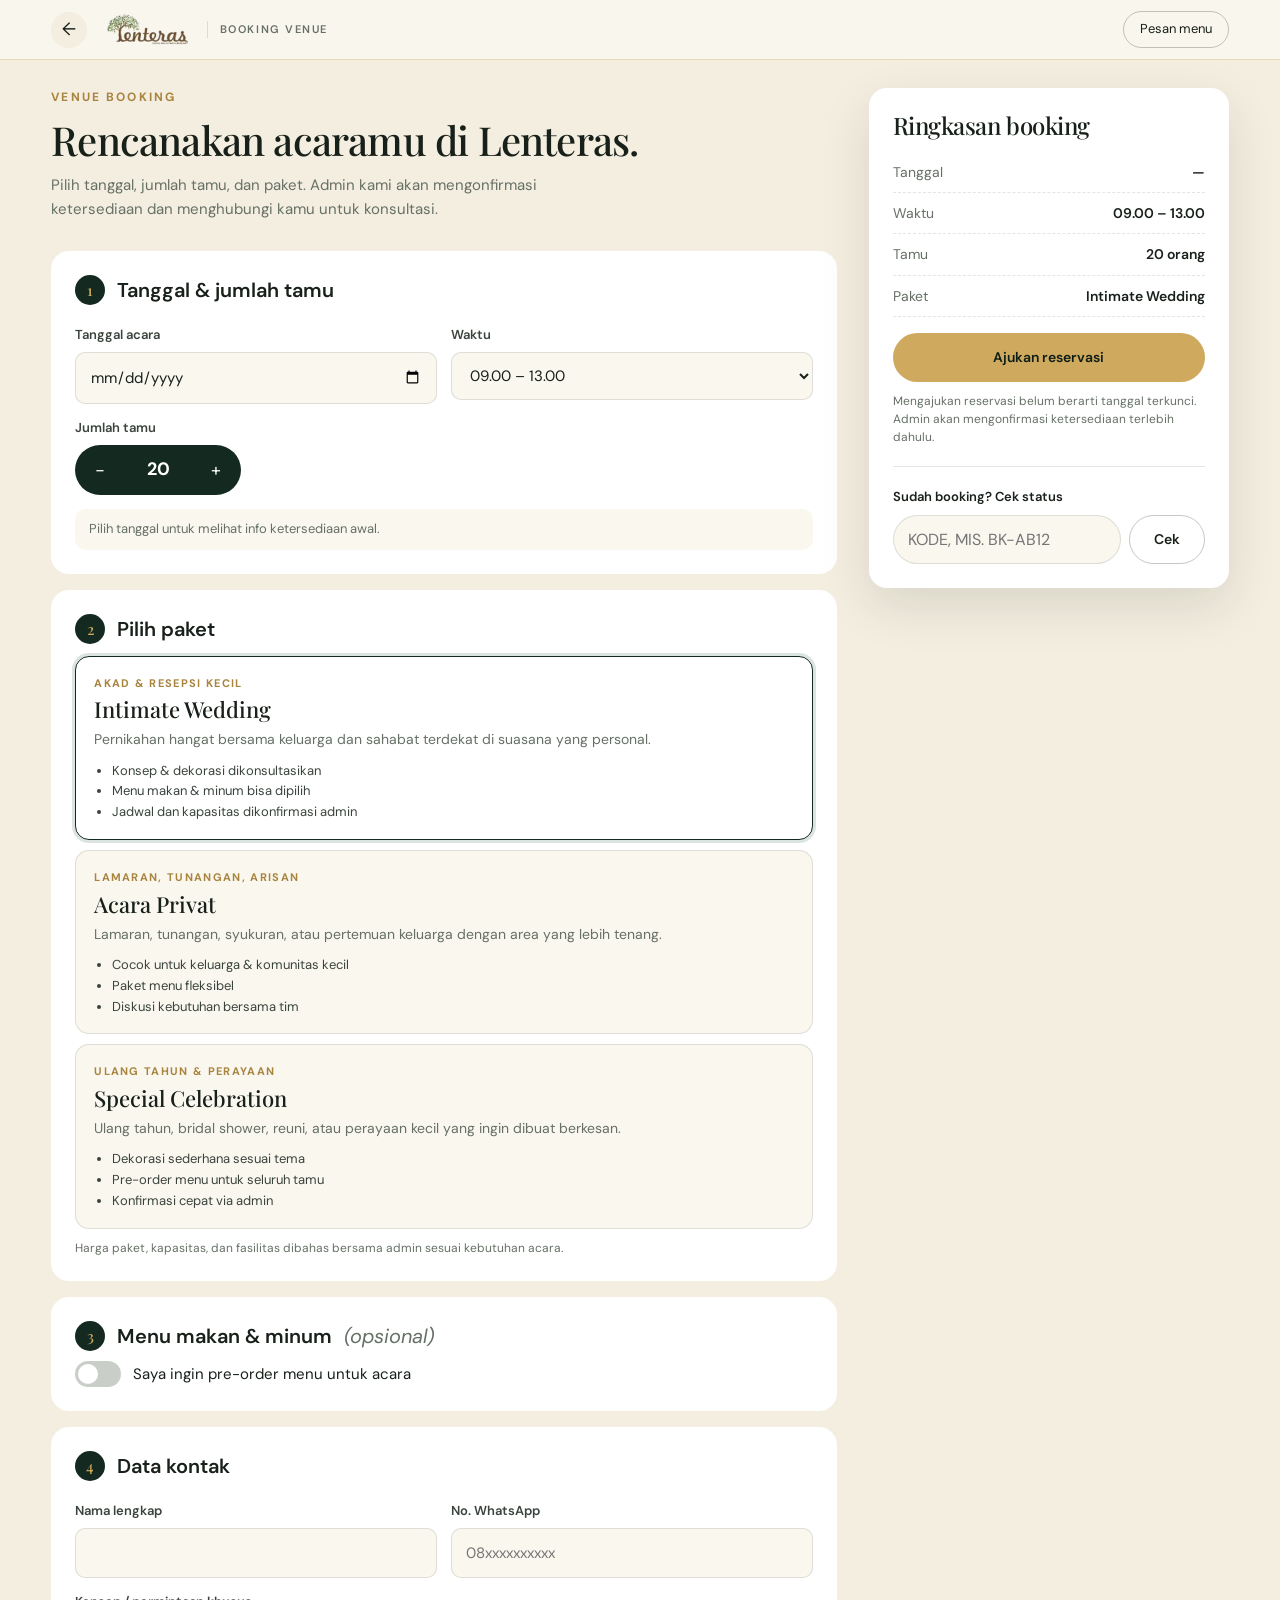
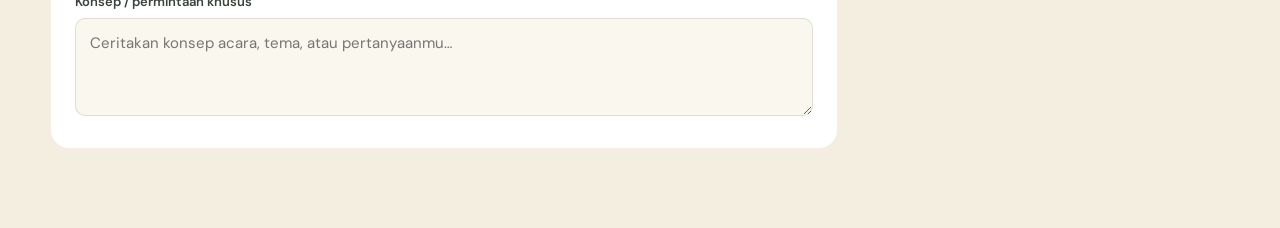
<file: booking.html>
<!DOCTYPE html>
<html lang="id">
<head>
  <meta charset="UTF-8">
  <meta name="viewport" content="width=device-width, initial-scale=1.0">
  <meta name="theme-color" content="#12251c">
  <title>Booking Venue — Lenteras Coffee & Intimate Wedding</title>
  <link rel="preconnect" href="https://fonts.googleapis.com">
  <link rel="preconnect" href="https://fonts.gstatic.com" crossorigin>
  <link href="https://fonts.googleapis.com/css2?family=DM+Sans:wght@400;500;600;700&family=Playfair+Display:wght@400;500;600;700&display=swap" rel="stylesheet">
  <link rel="stylesheet" href="style.css">
  <link rel="stylesheet" href="app.css">
  <link rel="stylesheet" href="responsive.css">
</head>
<body class="app-body">
  <header class="app-header">
    <a class="app-back" href="index.html" aria-label="Kembali ke beranda">←</a>
    <a class="brand" href="index.html" aria-label="Lenteras beranda"><img class="brand-logo" src="assets/logo.png" alt="Lenteras Coffee & Intimate Wedding" width="150" height="61"></a><span class="app-label">Booking venue</span>
    <a class="header-link" href="order.html">Pesan menu</a>
  </header>

  <main class="booking-layout" id="bookingMain">
    <div class="booking-form-col">
      <div class="order-hero">
        <p class="eyebrow">VENUE BOOKING</p>
        <h1>Rencanakan acaramu di Lenteras.</h1>
        <p>Pilih tanggal, jumlah tamu, dan paket. Admin kami akan mengonfirmasi ketersediaan dan menghubungi kamu untuk konsultasi.</p>
      </div>

      <form id="bookingForm" novalidate>
        <section class="b-step">
          <h2><span>1</span> Tanggal &amp; jumlah tamu</h2>
          <div class="grid-2">
            <div class="field"><label for="bDate">Tanggal acara</label><input id="bDate" name="date" type="date" required></div>
            <div class="field"><label for="bSlot">Waktu</label><select id="bSlot" name="slot"></select></div>
          </div>
          <div class="field">
            <label for="bGuests">Jumlah tamu</label>
            <div class="stepper stepper-lg"><button type="button" id="gMinus" aria-label="Kurangi tamu">−</button><input id="bGuests" name="guests" type="number" min="1" max="500" value="20" inputmode="numeric"><button type="button" id="gPlus" aria-label="Tambah tamu">+</button></div>
          </div>
          <p class="avail" id="availNote" data-state="idle">Pilih tanggal untuk melihat info ketersediaan awal.</p>
        </section>

        <section class="b-step">
          <h2><span>2</span> Pilih paket</h2>
          <div class="pkg-list" id="pkgList"></div>
          <p class="fine">Harga paket, kapasitas, dan fasilitas dibahas bersama admin sesuai kebutuhan acara.</p>
        </section>

        <section class="b-step">
          <h2><span>3</span> Menu makan &amp; minum <em>(opsional)</em></h2>
          <label class="toggle"><input type="checkbox" id="fbToggle"><span class="toggle-ui"></span><span>Saya ingin pre-order menu untuk acara</span></label>
          <div id="fbBox" hidden>
            <p class="fine">Pilih menu dan jumlah porsi total untuk acara (bukan per orang). Daftar final dikonfirmasi bersama admin.</p>
            <div id="menuBrowser"></div>
          </div>
        </section>

        <section class="b-step">
          <h2><span>4</span> Data kontak</h2>
          <div class="grid-2">
            <div class="field"><label for="bName">Nama lengkap</label><input id="bName" name="name" type="text" autocomplete="name" required></div>
            <div class="field"><label for="bPhone">No. WhatsApp</label><input id="bPhone" name="phone" type="tel" inputmode="tel" placeholder="08xxxxxxxxxx" autocomplete="tel" required></div>
          </div>
          <div class="field"><label for="bNote">Konsep / permintaan khusus</label><textarea id="bNote" name="note" rows="3" placeholder="Ceritakan konsep acara, tema, atau pertanyaanmu…"></textarea></div>
        </section>
      </form>
    </div>

    <aside class="sum-panel">
      <h2>Ringkasan booking</h2>
      <dl class="sum-list" id="sumList"></dl>
      <div id="sumFood" class="sum-food"></div>
      <div class="total-row" id="sumTotalRow" hidden><span>Estimasi menu</span><strong id="sumTotal">Rp 0</strong></div>
      <p class="form-error" id="bError" role="alert" hidden></p>
      <button class="btn btn-gold" type="submit" form="bookingForm" id="bSubmit">Ajukan reservasi</button>
      <p class="fine">Mengajukan reservasi belum berarti tanggal terkunci. Admin akan mengonfirmasi ketersediaan terlebih dahulu.</p>
      <hr>
      <form id="trackForm" class="track">
        <label for="trackCode">Sudah booking? Cek status</label>
        <div class="track-row"><input id="trackCode" type="text" placeholder="Kode, mis. BK-AB12" autocapitalize="characters"><button class="btn btn-outline" type="submit">Cek</button></div>
        <p class="track-result" id="trackResult" hidden></p>
      </form>
    </aside>
  </main>

  <div class="book-bar"><div><small>Booking venue</small><b id="barInfo">Pilih tanggal</b></div><button class="btn btn-gold" type="submit" form="bookingForm">Ajukan reservasi</button></div>

  <div class="done-view" id="bDone" hidden>
    <div class="done-card">
      <p class="eyebrow">PERMINTAAN TERKIRIM</p>
      <h2>Terima kasih, <span id="dName"></span>!</h2>
      <div class="order-code"><small>KODE BOOKING</small><strong id="dCode">—</strong></div>
      <div class="status-pill" id="dStatus"></div>
      <dl class="sum-list" id="dSummary"></dl>
      <p class="fine" id="dNote">Admin Lenteras akan mengonfirmasi ketersediaan tanggal dan menghubungi kamu via WhatsApp. Simpan kode ini untuk cek status.</p>
      <div class="done-actions">
        <a class="btn btn-gold" id="dWa" href="#" target="_blank" rel="noopener" hidden>Lanjut konsultasi via WhatsApp</a>
        <button type="button" class="btn btn-ghost" id="dClose">Tutup</button>
      </div>
    </div>
  </div>

  <script src="data.js"></script>
  <script src="core.js"></script>
  <script src="booking.js"></script>
</body>
</html>
</file>
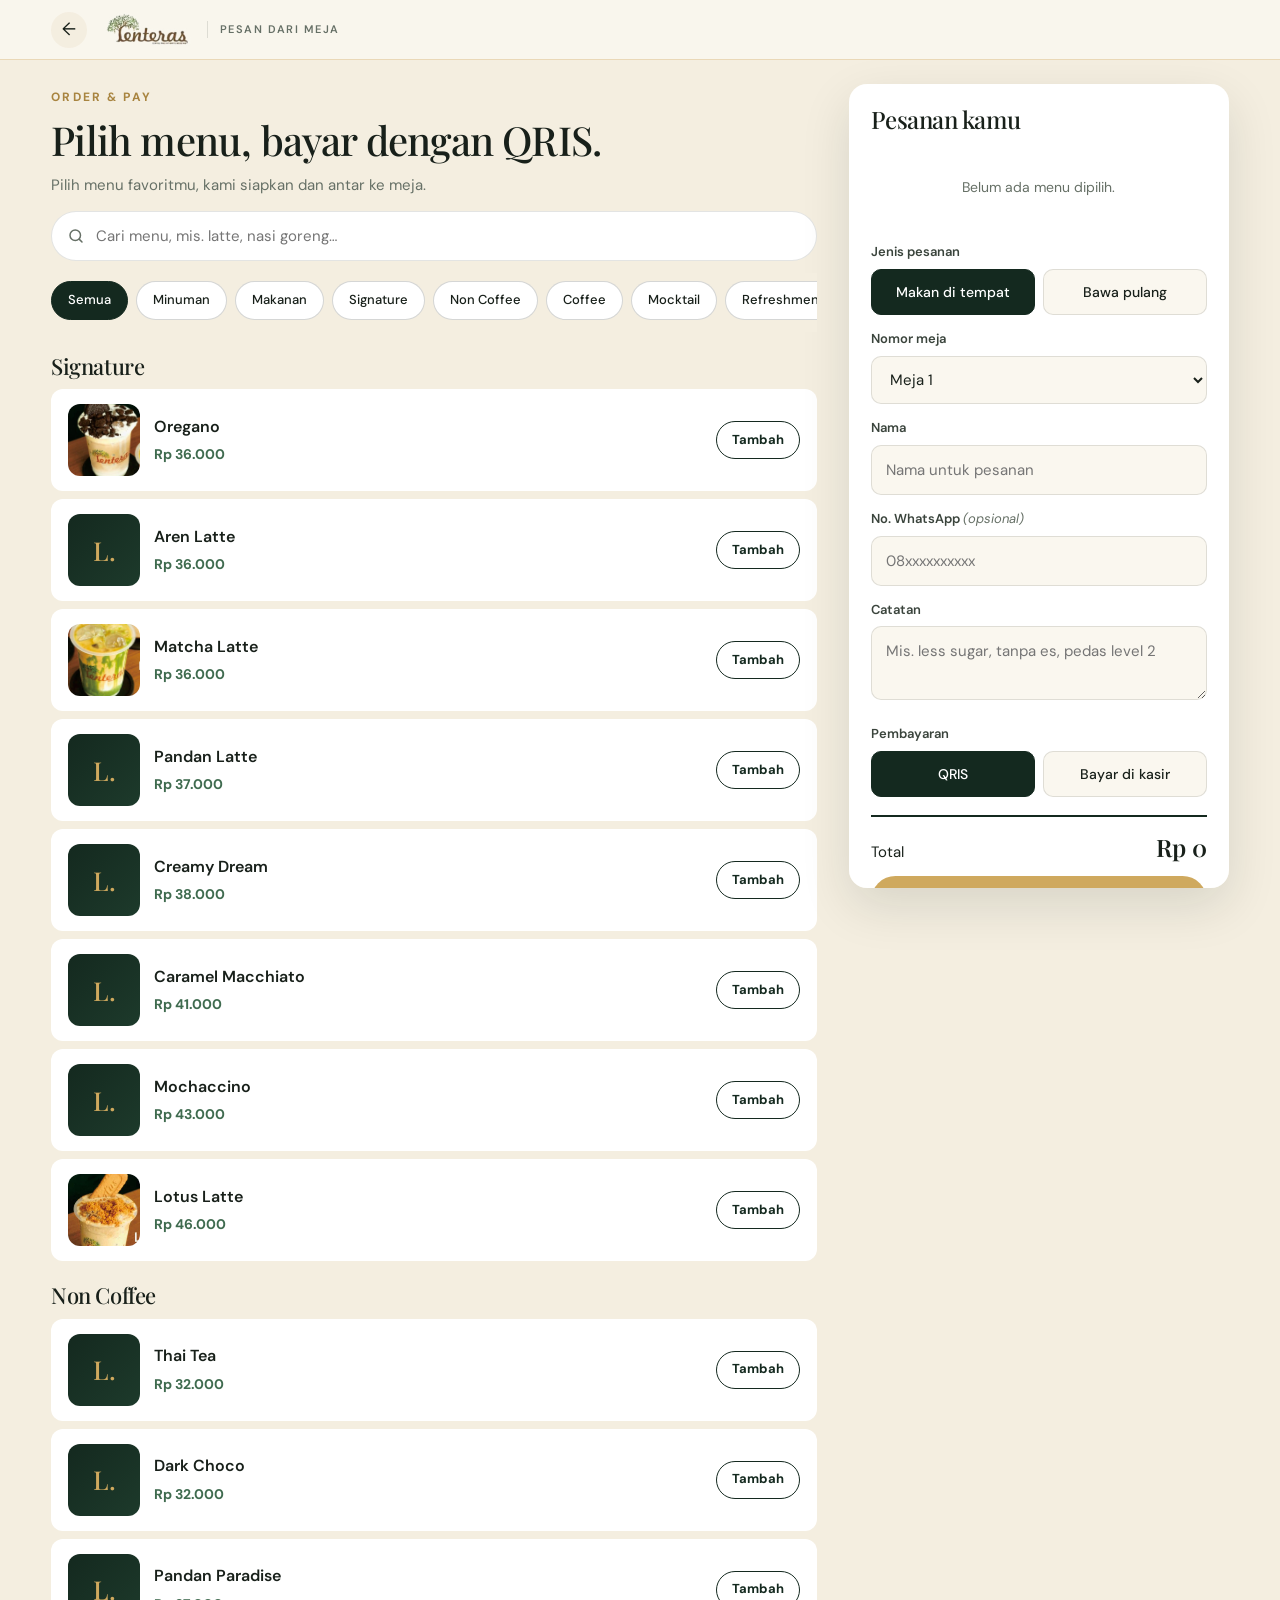
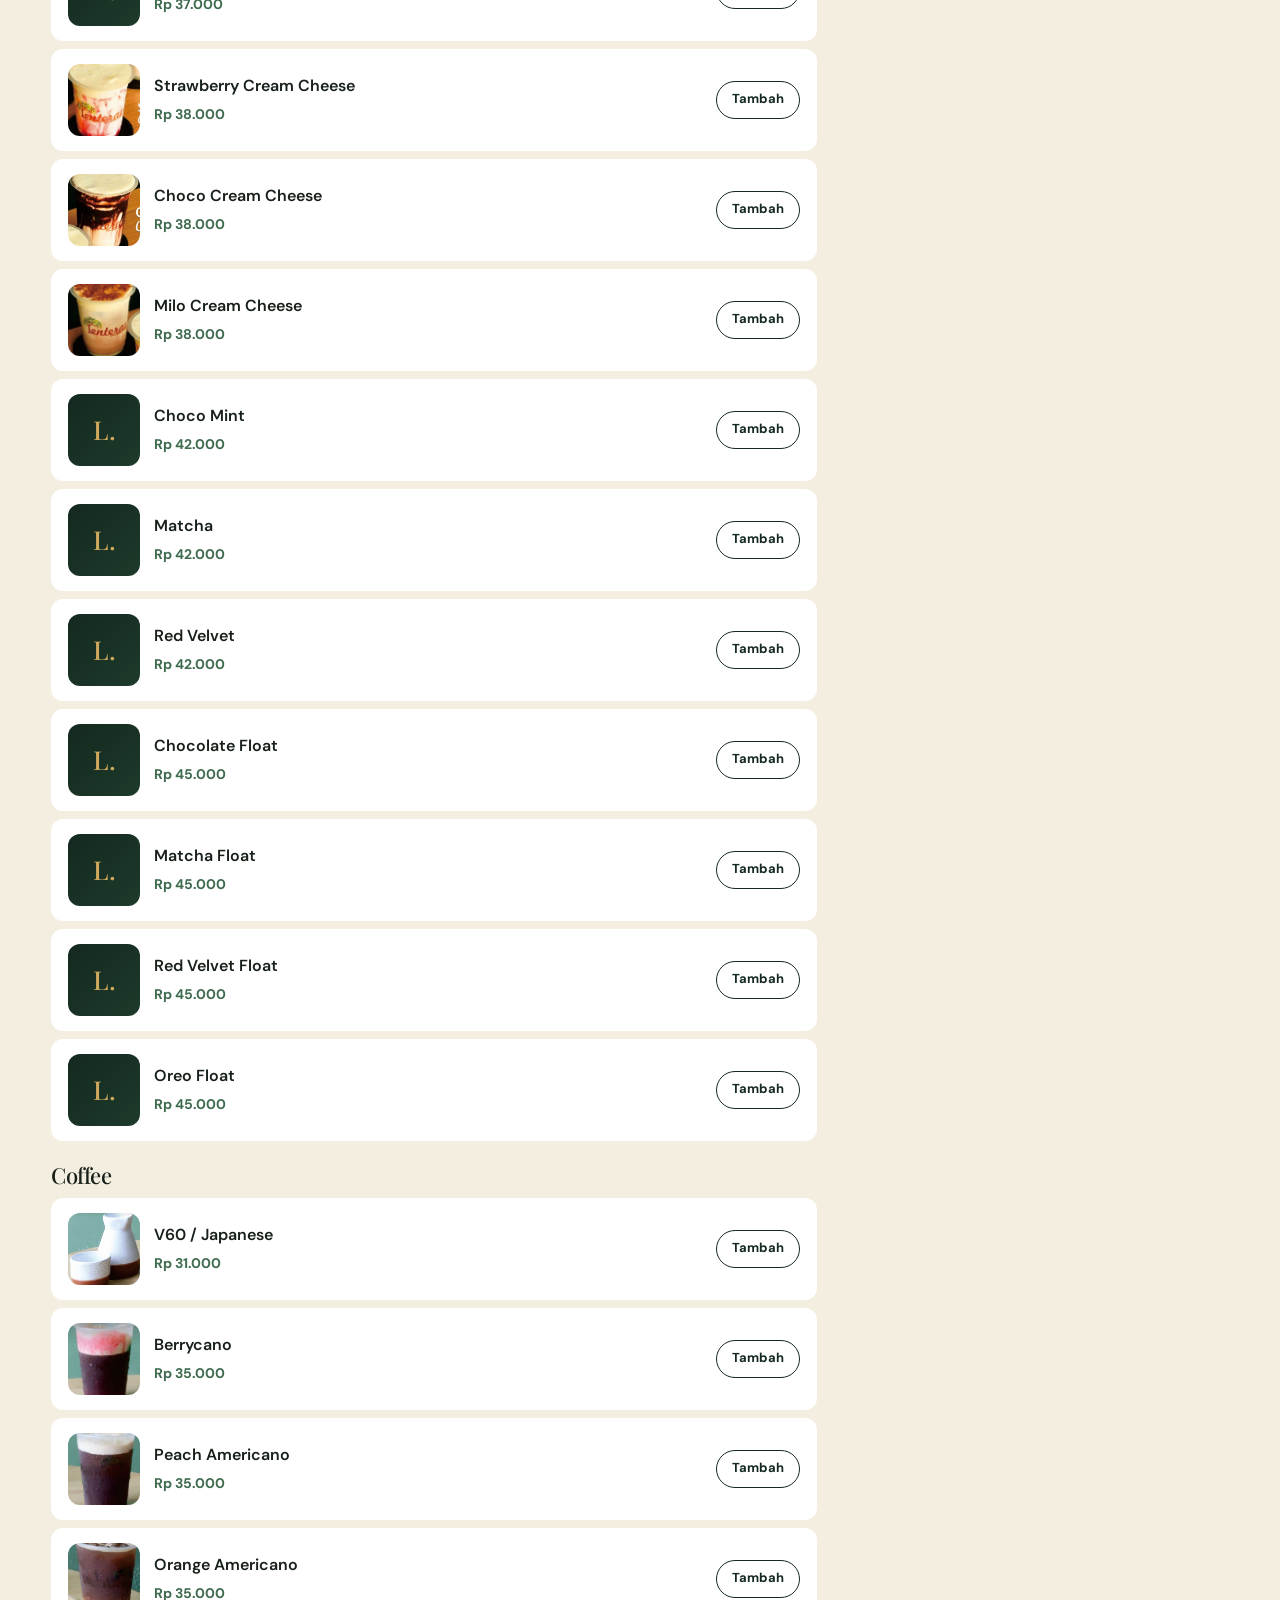
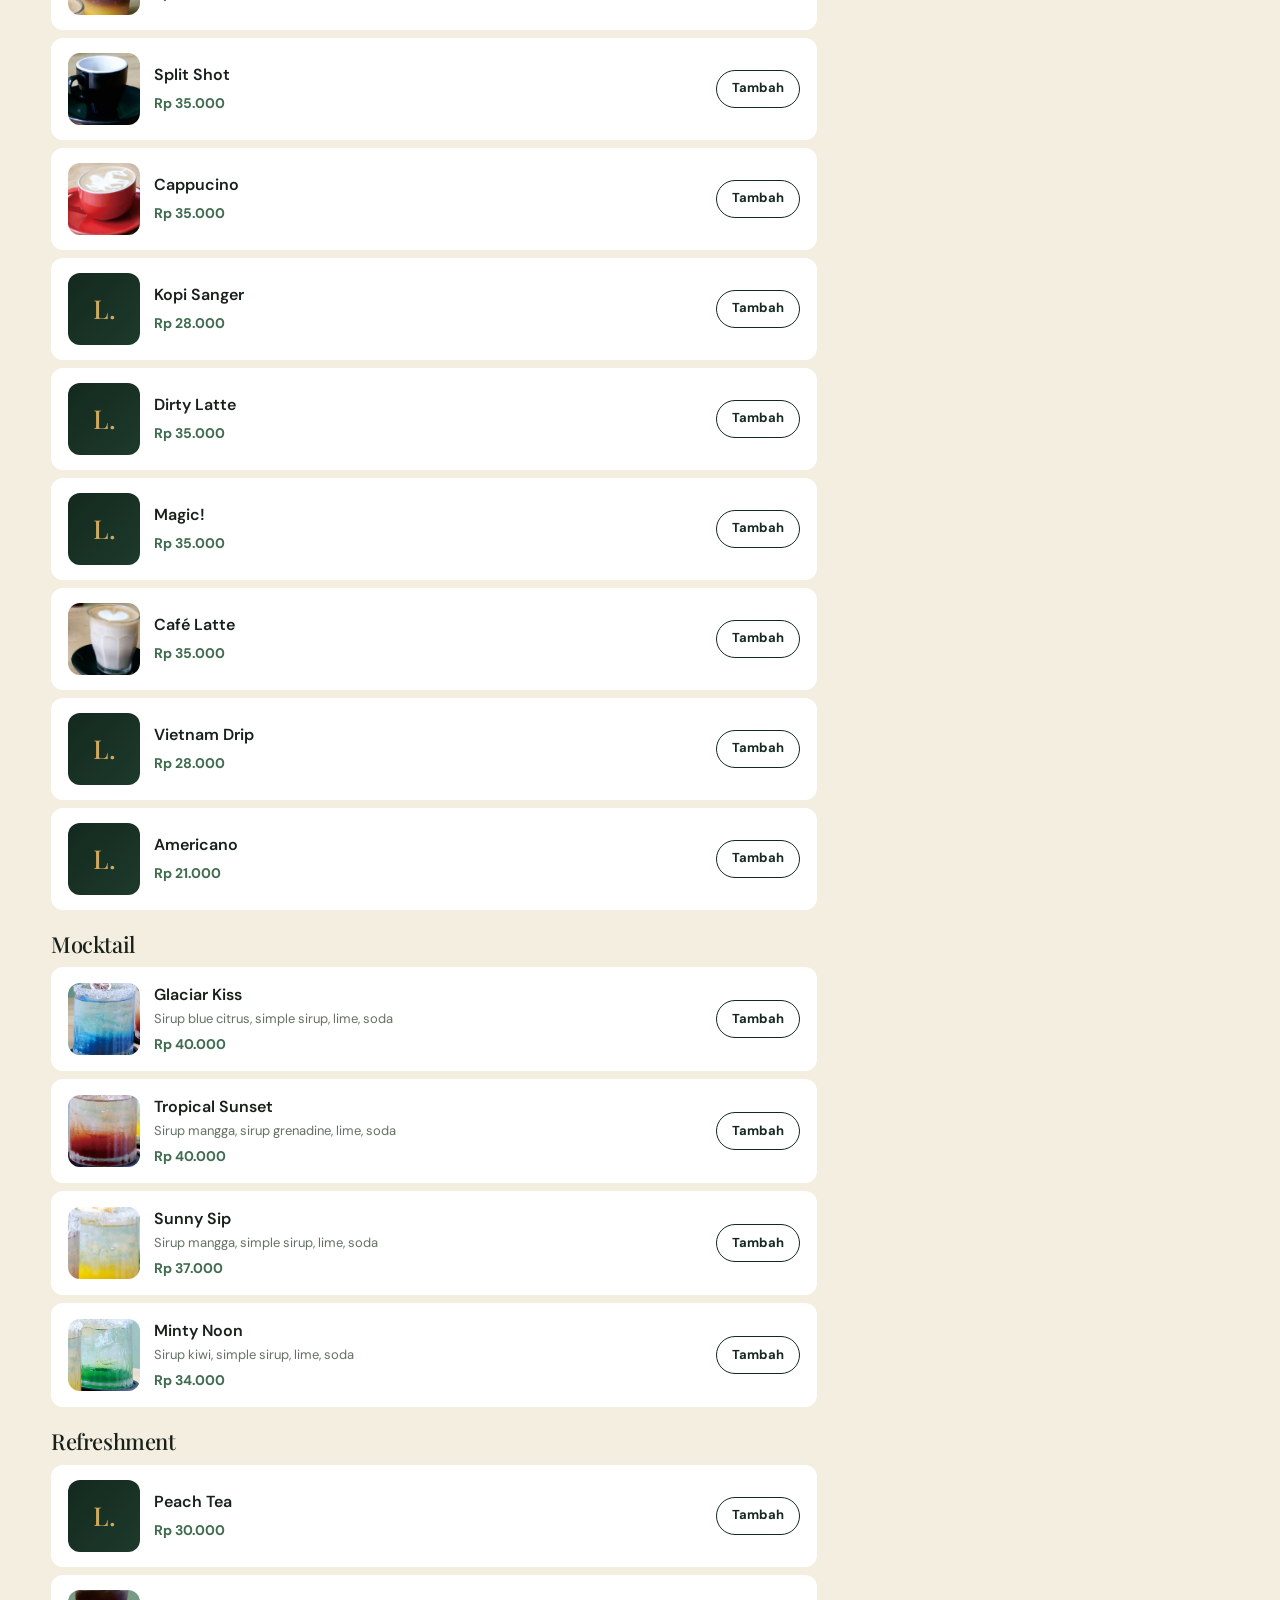
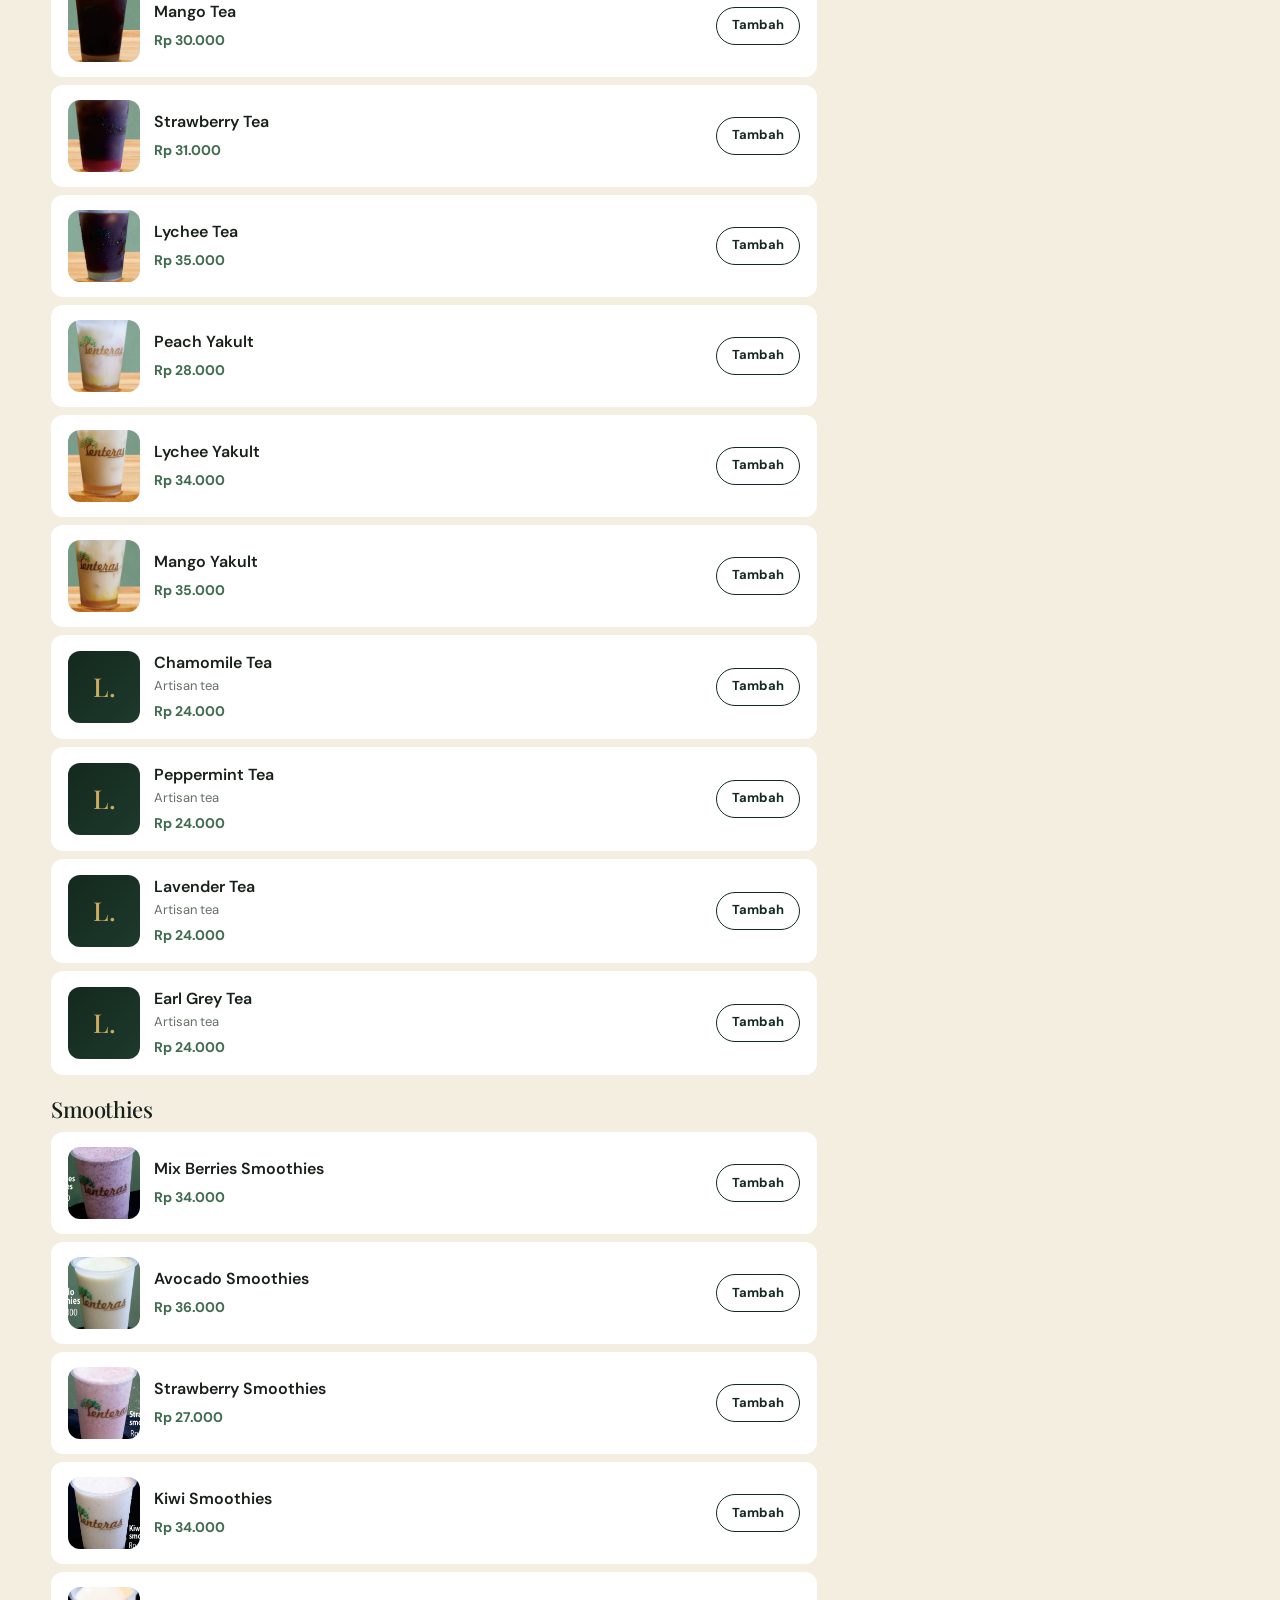
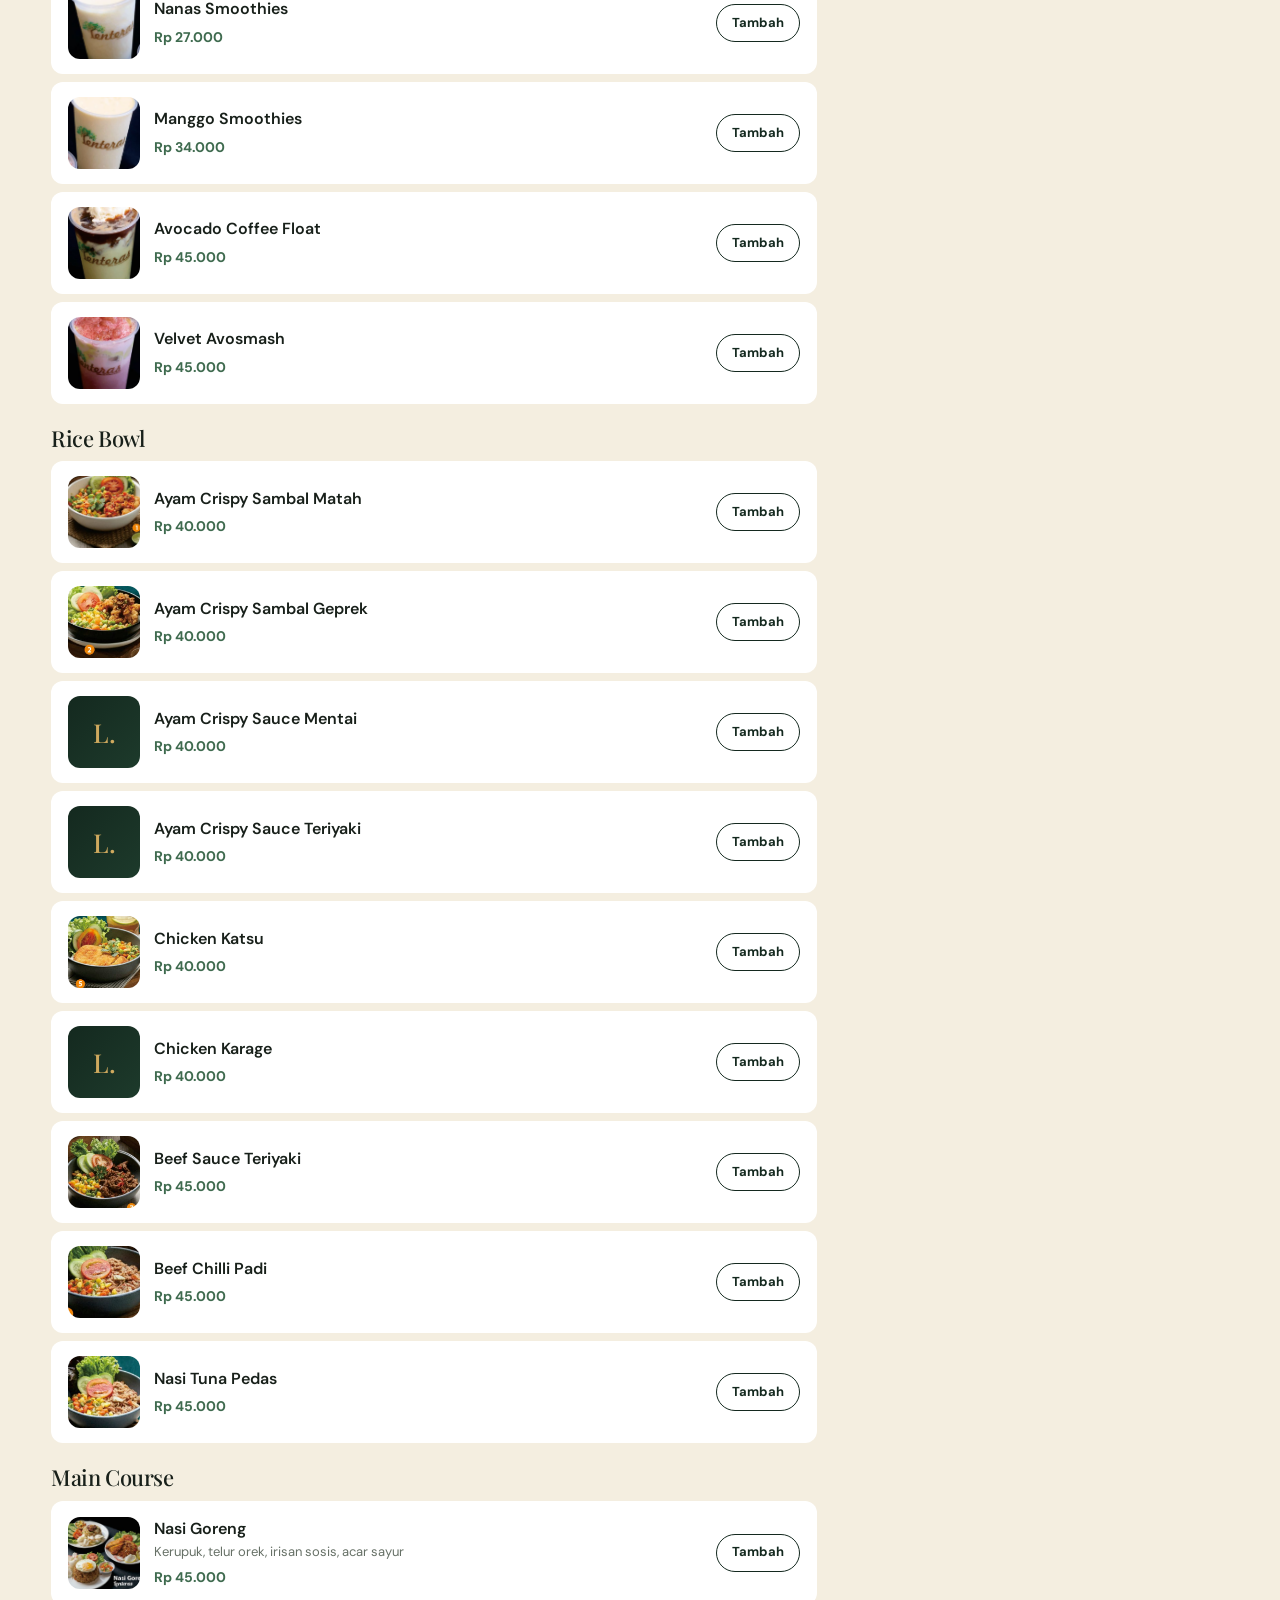
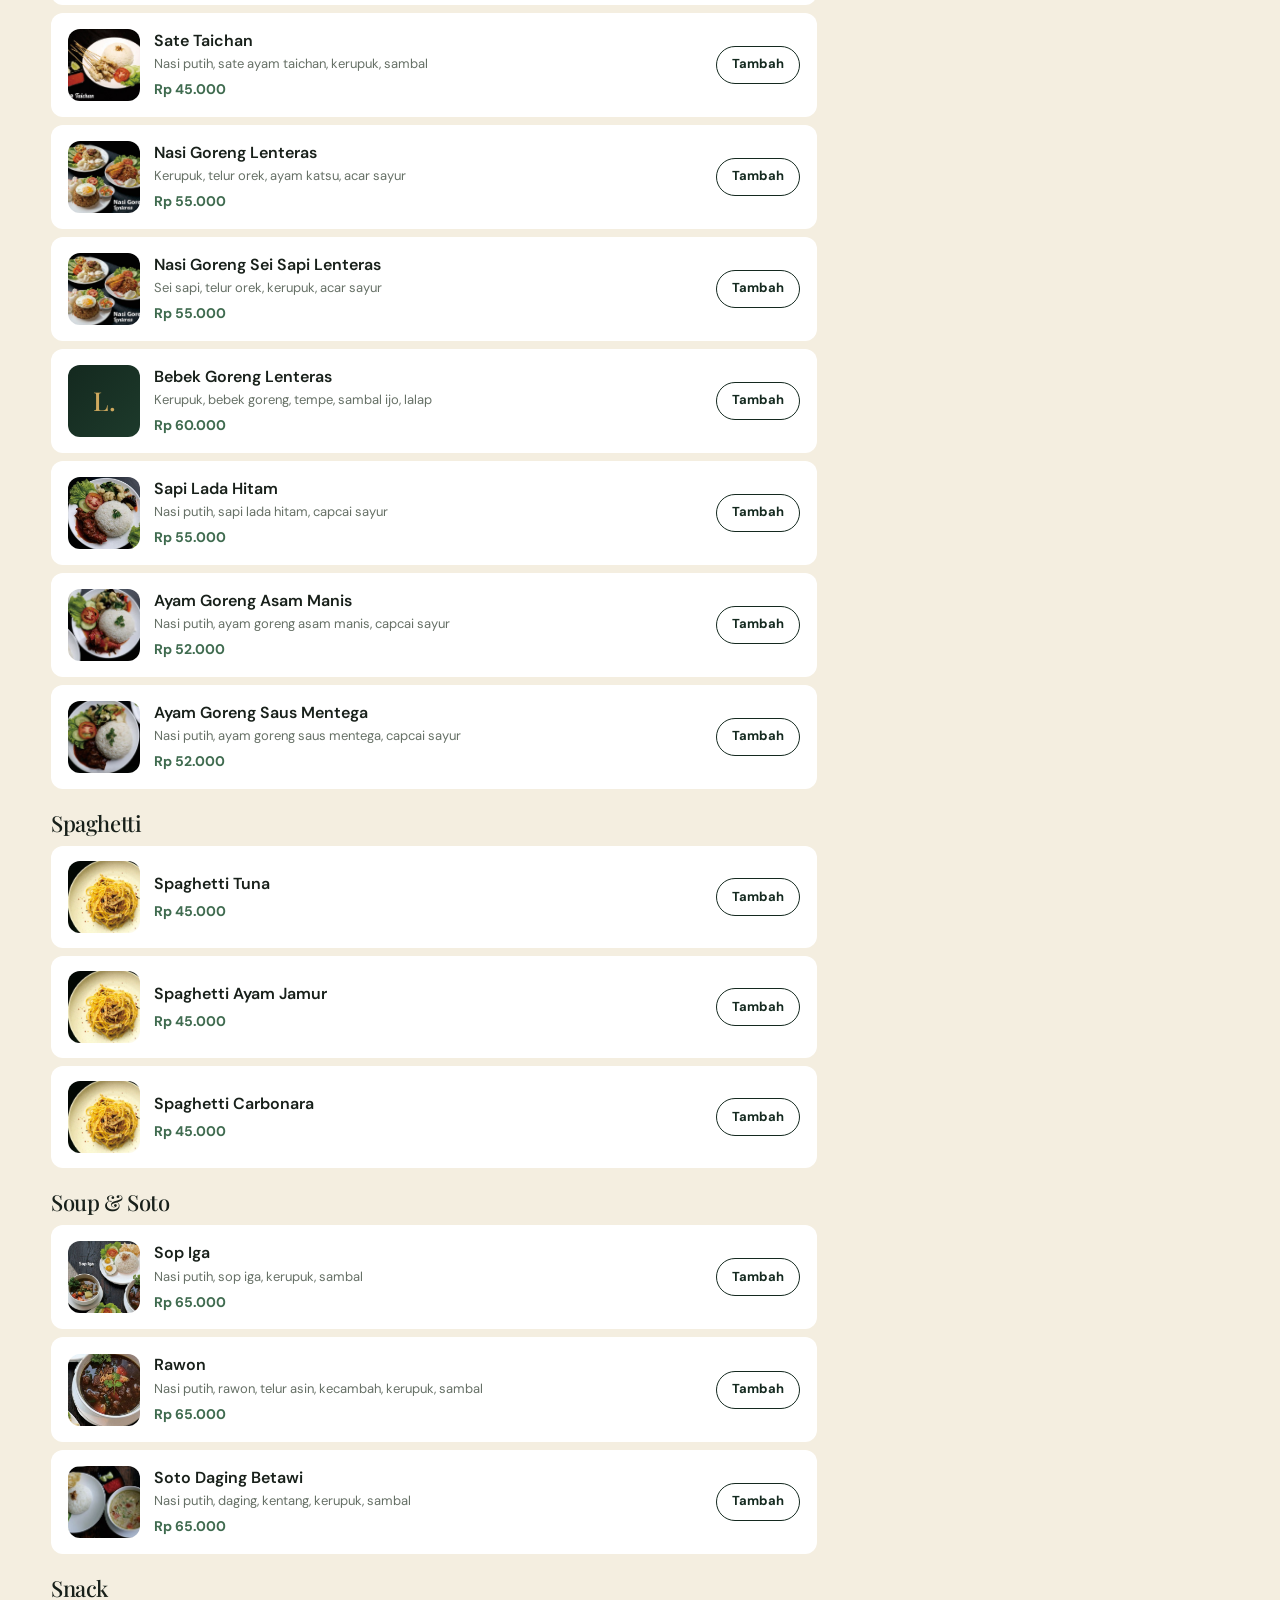
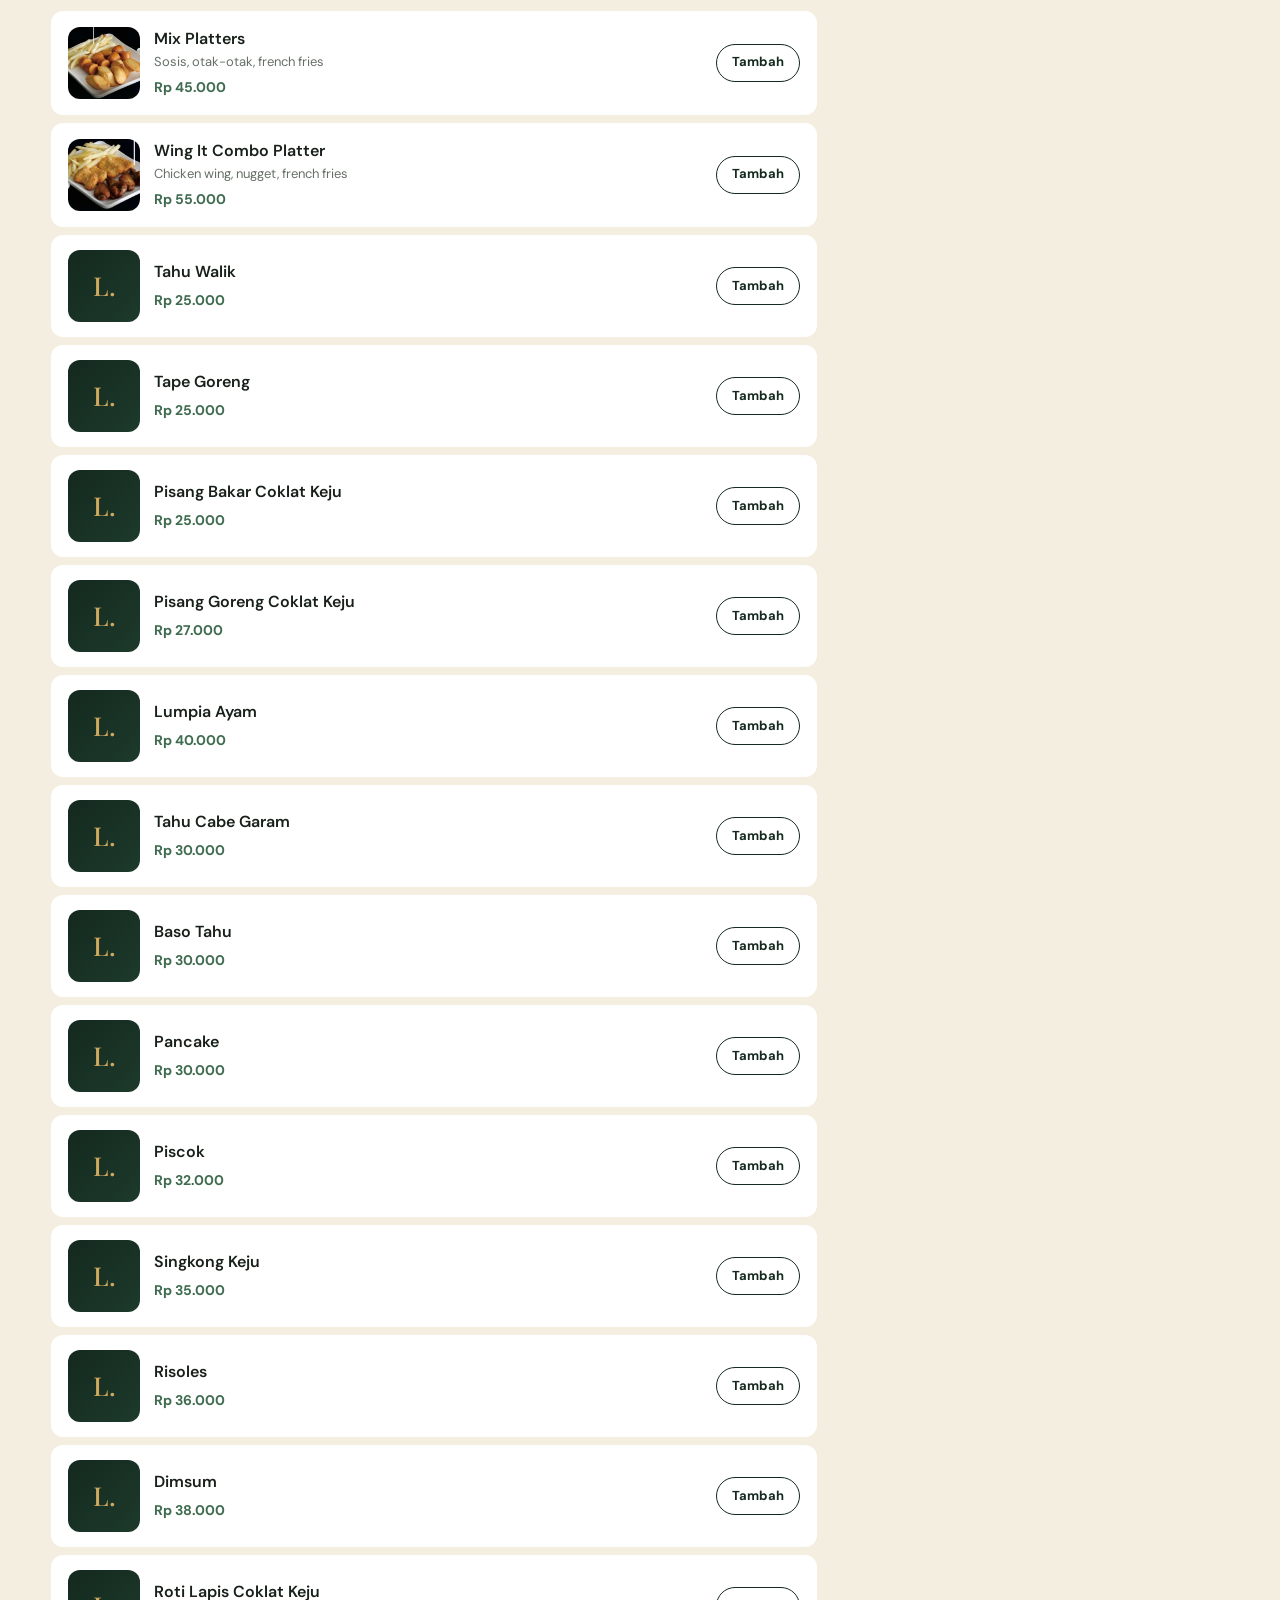
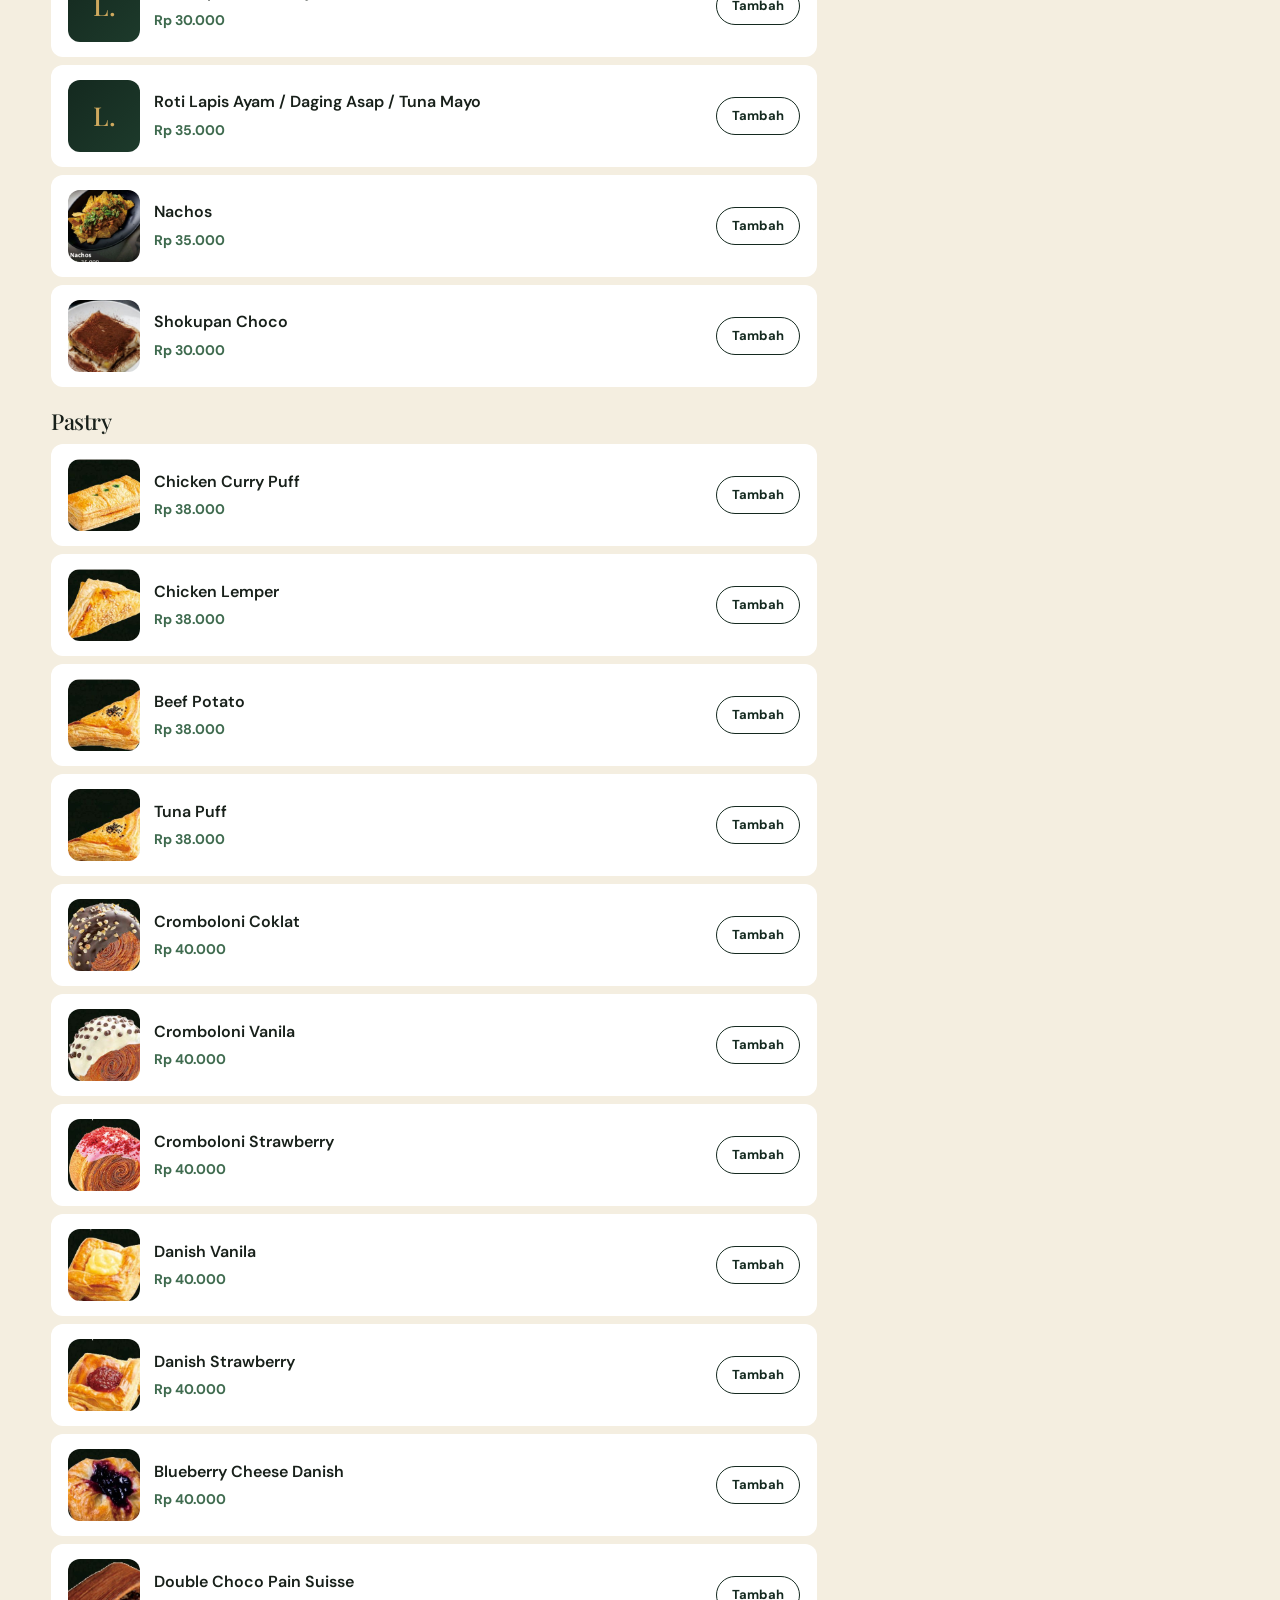
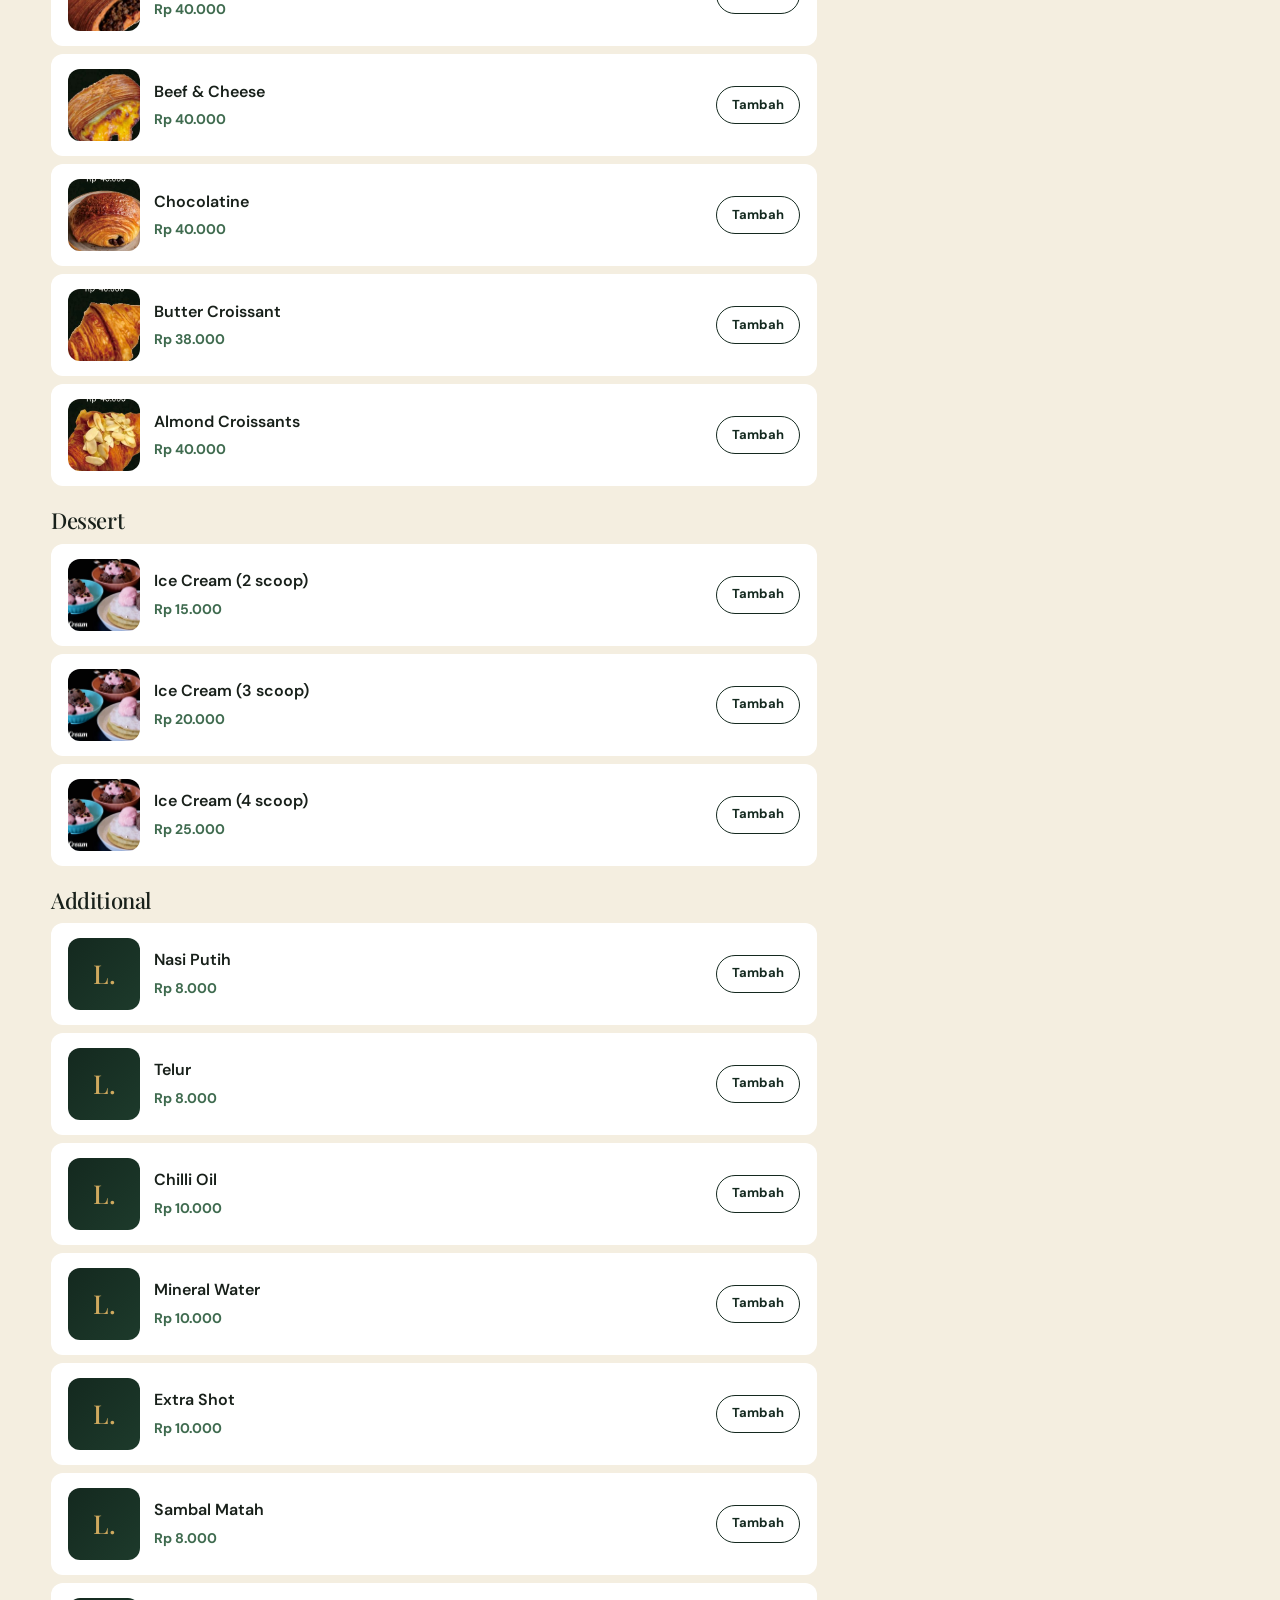
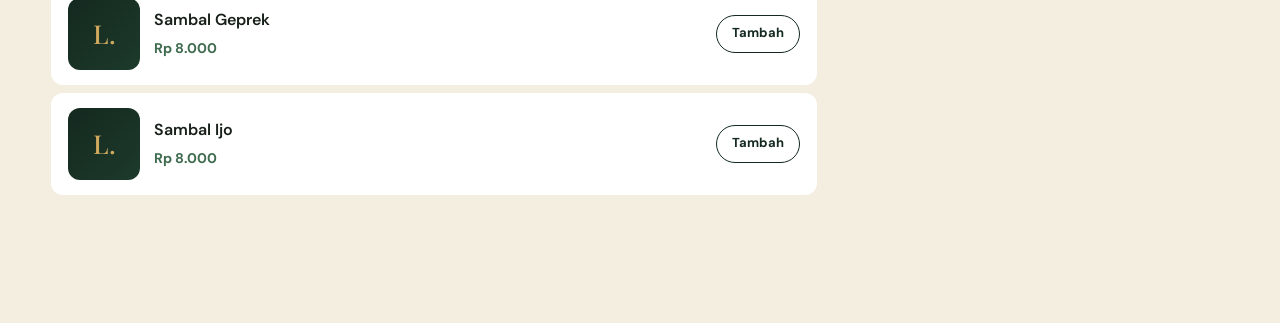
<file: order.html>
<!DOCTYPE html>
<html lang="id">
<head>
  <meta charset="UTF-8">
  <meta name="viewport" content="width=device-width, initial-scale=1.0">
  <meta name="theme-color" content="#12251c">
  <title>Pesan — Lenteras Coffee & Intimate Wedding</title>
  <link rel="preconnect" href="https://fonts.googleapis.com">
  <link rel="preconnect" href="https://fonts.gstatic.com" crossorigin>
  <link href="https://fonts.googleapis.com/css2?family=DM+Sans:wght@400;500;600;700&family=Playfair+Display:wght@400;500;600;700&display=swap" rel="stylesheet">
  <link rel="stylesheet" href="style.css">
  <link rel="stylesheet" href="app.css">
  <link rel="stylesheet" href="responsive.css">
</head>
<body class="app-body">
  <header class="app-header">
    <a class="app-back" href="index.html" aria-label="Kembali ke beranda">←</a>
    <a class="brand" href="index.html" aria-label="Lenteras beranda"><img class="brand-logo" src="assets/logo.png" alt="Lenteras Coffee & Intimate Wedding" width="150" height="61"></a><span class="app-label">Pesan dari meja</span>
    <span class="table-badge" id="tableBadge" hidden></span>
  </header>

  <main class="order-layout">
    <section class="order-menu">
      <div class="order-hero">
        <p class="eyebrow">ORDER &amp; PAY</p>
        <h1>Pilih menu, bayar dengan QRIS.</h1>
        <p id="orderHint">Pilih menu favoritmu, kami siapkan dan antar ke meja.</p>
      </div>
      <div id="menuBrowser"></div>
    </section>

    <aside class="cart-panel" id="cartPanel" aria-label="Keranjang pesanan">
      <div class="sheet-handle" aria-hidden="true"></div>
      <div class="panel-head"><h2>Pesanan kamu</h2><button type="button" class="panel-close" id="panelClose" aria-label="Tutup keranjang">✕</button></div>
      <form id="orderForm" novalidate>
        <div id="cartLines" class="cart-lines"></div>

        <fieldset class="seg" id="typeSeg">
          <legend>Jenis pesanan</legend>
          <label><input type="radio" name="type" value="Dine-in" checked><span>Makan di tempat</span></label>
          <label><input type="radio" name="type" value="Take away"><span>Bawa pulang</span></label>
        </fieldset>
        <div id="tableField" class="field">
          <label for="tableNo">Nomor meja</label>
          <select id="tableNo" name="table"></select>
        </div>
        <div class="field"><label for="custName">Nama</label><input id="custName" name="name" type="text" placeholder="Nama untuk pesanan" autocomplete="name" required></div>
        <div class="field"><label for="custPhone">No. WhatsApp <em>(opsional)</em></label><input id="custPhone" name="phone" type="tel" inputmode="tel" placeholder="08xxxxxxxxxx" autocomplete="tel"></div>
        <div class="field"><label for="custNote">Catatan</label><textarea id="custNote" name="note" rows="2" placeholder="Mis. less sugar, tanpa es, pedas level 2"></textarea></div>

        <fieldset class="seg" id="paySeg">
          <legend>Pembayaran</legend>
          <label><input type="radio" name="pay" value="QRIS" checked><span>QRIS</span></label>
          <label><input type="radio" name="pay" value="Kasir"><span>Bayar di kasir</span></label>
        </fieldset>

        <div class="panel-foot">
        <div class="total-row"><span>Total</span><strong id="cartTotal">Rp 0</strong></div>
        <p class="form-error" id="formError" role="alert" hidden></p>
        <button class="btn btn-gold" type="submit" id="submitBtn">Pesan sekarang</button>
        <p class="fine">Harga sudah sesuai menu Lenteras. Pesanan dikonfirmasi kasir setelah pembayaran.</p>
        </div>
      </form>
    </aside>
  </main>

  <button type="button" class="cart-bar" id="cartBar" hidden>
    <span class="cart-bar-count" id="cartBarCount">0</span>
    <span>Lihat pesanan</span>
    <strong id="cartBarTotal">Rp 0</strong>
  </button>
  <div class="scrim" id="scrim"></div>

  <!-- Layar setelah pesanan dibuat -->
  <div class="done-view" id="doneView" hidden>
    <div class="done-card">
      <p class="eyebrow" id="doneKicker">PESANAN DITERIMA</p>
      <h2 id="doneTitle">Terima kasih!</h2>
      <div class="order-code"><small>KODE PESANAN</small><strong id="doneCode">—</strong></div>
      <p class="done-meta" id="doneMeta"></p>
      <div class="status-pill" id="doneStatus"></div>
      <div id="payBox" class="pay-box" hidden>
        <p class="pay-title">Scan QRIS untuk membayar</p>
        <div class="qris-frame" id="qrisFrame"></div>
        <p class="pay-amount" id="payAmount"></p>
        <small id="qrisName"></small>
        <button type="button" class="btn btn-gold" id="paidBtn">Saya sudah bayar</button>
      </div>
      <div class="notif-box" id="notifBox">
        <div class="notif-text"><b>🔔 Bunyikan saat pesanan siap</b><small id="notifHelp">Aktifkan notifikasi agar HP berbunyi saat pesananmu selesai.</small></div>
        <button type="button" class="btn btn-outline btn-sm" id="notifBtn">Aktifkan</button>
      </div>
      <details class="done-items"><summary>Rincian pesanan</summary><div id="doneItems"></div></details>
      <div class="done-actions">
        <a class="btn btn-outline" id="waBtn" href="#" target="_blank" rel="noopener" hidden>Kirim ke WhatsApp kasir</a>
        <button type="button" class="btn btn-ghost" id="newOrderBtn">Pesan lagi</button>
      </div>
      <p class="fine" id="doneNote"></p>
    </div>
  </div>

  <!-- Peringatan pesanan siap: bunyi berulang sampai ditutup -->
  <div class="ready-alert" id="readyAlert" role="alertdialog" aria-modal="true" aria-labelledby="raTitle" hidden>
    <div class="ra-card">
      <div class="ra-bell" aria-hidden="true">🔔</div>
      <h2 id="raTitle">Pesananmu sudah siap!</h2>
      <p id="raText"></p>
      <button type="button" class="btn btn-gold" id="raClose">Oke, matikan bunyi</button>
    </div>
  </div>

  <script src="data.js"></script>
  <script src="core.js"></script>
  <script src="order.js"></script>
</body>
</html>
</file>
<file: style.css>
/* LENTERAS — Coffee & Intimate Wedding
   Gaya bersama (token, tombol, header) + landing page. Gaya halaman aplikasi ada di app.css. */
:root {
  --forest-900: #0e1d15;
  --forest-800: #14291f;
  --forest-700: #1d3a2b;
  --moss: #3f6b4f;
  --cream: #f4eee0;
  --paper: #faf7ef;
  --gold: #cfa95e;
  --gold-dark: #a8843f;
  --ink: #18201a;
  --muted: #667066;
  --line: rgba(24, 32, 26, .12);
  --serif: "Playfair Display", Georgia, serif;
  --sans: "DM Sans", system-ui, Arial, sans-serif;
  --radius: 14px;
  --shadow: 0 18px 50px rgba(14, 29, 21, .12);
}
* { box-sizing: border-box; }
html { scroll-behavior: smooth; scroll-padding-top: 90px; }
body { margin: 0; background: var(--paper); color: var(--ink); font-family: var(--sans); font-size: 16px; line-height: 1.6; -webkit-font-smoothing: antialiased; }
body.no-scroll { overflow: hidden; }
img { display: block; width: 100%; height: 100%; object-fit: cover; }
a { color: inherit; text-decoration: none; }
button, input, select, textarea { font: inherit; color: inherit; }
button { cursor: pointer; }
[hidden] { display: none !important; }
:focus-visible { outline: 2px solid var(--gold); outline-offset: 2px; }
h1, h2, h3 { font-family: var(--serif); font-weight: 500; line-height: 1.15; letter-spacing: -.02em; margin: 0; }
em { font-style: italic; }

/* ---- Tombol ---- */
.btn { display: inline-flex; align-items: center; justify-content: center; gap: 10px; min-height: 48px; padding: 12px 24px; border: 1px solid transparent; border-radius: 999px; font-size: 14px; font-weight: 600; transition: transform .2s, background .2s, border-color .2s; text-align: center; }
.btn:hover { transform: translateY(-1px); }
.btn-gold { background: var(--gold); color: var(--forest-900); }
.btn-gold:hover { background: #dcb96f; }
.btn-dark { background: var(--forest-800); color: #fff; }
.btn-dark:hover { background: var(--forest-700); }
.btn-glass { background: rgba(255,255,255,.1); border-color: rgba(255,255,255,.35); color: #fff; backdrop-filter: blur(6px); }
.btn-glass:hover { background: rgba(255,255,255,.2); }
.btn-light { background: #fff; color: var(--forest-900); }
.btn-outline { background: transparent; border-color: rgba(24,32,26,.25); color: var(--ink); }
.btn-outline:hover { border-color: var(--forest-800); background: rgba(20,41,31,.05); }
.btn-ghost { background: transparent; color: var(--muted); }
.btn-sm { min-height: 38px; padding: 8px 16px; font-size: 13px; }
.center-action { display: flex; justify-content: center; margin-top: 40px; }

/* ---- Header ---- */
.announcement { display: flex; justify-content: center; align-items: center; gap: 14px; flex-wrap: wrap; padding: 8px 16px; background: var(--gold); color: var(--forest-900); font-size: 13px; font-weight: 500; text-align: center; }
.announcement a { font-weight: 700; text-decoration: underline; text-underline-offset: 3px; }
.site-header { height: 76px; padding: 0 max(5%, calc((100% - 1180px) / 2)); display: flex; justify-content: space-between; align-items: center; background: rgba(14, 29, 21, .96); backdrop-filter: blur(10px); color: #f4eee0; position: sticky; top: 0; z-index: 30; }
.brand { display: inline-flex; align-items: center; gap: 11px; flex-shrink: 0; }
.brand-mark { font: 500 40px/.9 var(--serif); letter-spacing: -.08em; color: var(--gold); }
.brand-mark span { color: #f4eee0; }
.brand-copy { display: flex; flex-direction: column; gap: 3px; line-height: 1; }
.brand-copy strong { font-size: 14px; letter-spacing: .2em; font-weight: 700; }
.brand-copy small { font-size: 8px; letter-spacing: .14em; opacity: .65; }
.main-nav { display: flex; align-items: center; gap: clamp(16px, 2.6vw, 34px); font-size: 14px; }
.main-nav > a:not(.nav-cta) { opacity: .85; transition: opacity .2s, color .2s; }
.main-nav > a:not(.nav-cta):hover { opacity: 1; color: var(--gold); }
.nav-cta { padding: 10px 20px; background: var(--gold); color: var(--forest-900); border-radius: 999px; font-weight: 700; }
.menu-toggle { display: none; border: 0; background: transparent; padding: 12px; }
.menu-toggle span { width: 24px; height: 2px; display: block; background: currentColor; margin: 5px 0; }

/* ---- Hero ---- */
.hero { min-height: min(760px, calc(100svh - 106px)); position: relative; display: flex; align-items: center; overflow: hidden; background: var(--forest-900); color: #fff8ef; padding: 80px max(5%, calc((100% - 1180px) / 2)); }
.hero-image { position: absolute; inset: -4% 0; animation: kenburns 22s ease-in-out infinite alternate; will-change: transform; background: url("https://images.unsplash.com/photo-1442512595331-e89e73853f31?auto=format&fit=crop&w=2200&q=90") center 54%/cover; }
.hero::after { content: ""; position: absolute; inset: 0; background: linear-gradient(90deg, rgba(10,22,15,.92) 0%, rgba(10,22,15,.7) 48%, rgba(10,22,15,.25) 100%), linear-gradient(0deg, rgba(10,22,15,.5), transparent 35%); }
.hero-content { position: relative; z-index: 1; max-width: 640px; animation: fadeUp .8s both; }
.eyebrow { display: flex; align-items: center; gap: 12px; font-size: 12px; letter-spacing: .18em; font-weight: 700; color: var(--gold); margin: 0 0 22px; }
.eyebrow span { width: 28px; height: 1px; background: var(--gold); }
.hero h1 { font-size: clamp(42px, 6.4vw, 78px); letter-spacing: -.035em; }
.hero h1 em, .section-head h2 em, .contact-card h2 em { color: var(--gold); font-weight: 400; }
.hero-description { max-width: 480px; color: rgba(255,248,239,.82); font-size: 17px; margin: 24px 0 32px; }
.hero-actions { display: flex; gap: 14px; flex-wrap: wrap; }
.hero-facts { display: flex; gap: 32px; flex-wrap: wrap; margin: 44px 0 0; padding-top: 26px; border-top: 1px solid rgba(255,255,255,.2); }
.hero-facts dt { font-size: 11px; letter-spacing: .15em; text-transform: uppercase; color: var(--gold); }
.hero-facts dd { margin: 2px 0 0; font-weight: 500; }

/* ---- Section dasar ---- */
.section-pad { padding: 100px max(6%, calc((100% - 1180px) / 2)); }
.section-head { max-width: 640px; margin-bottom: 44px; }
.section-head.center { text-align: center; margin-left: auto; margin-right: auto; }
.section-head h2 { font-size: clamp(32px, 4.2vw, 50px); margin: 12px 0 16px; }
.section-head h2 em { color: var(--moss); }
.section-head p { color: var(--muted); margin: 0; }
.kicker { font-size: 12px; letter-spacing: .18em; font-weight: 700; color: var(--gold-dark); }
.kicker.light { color: var(--gold); }

/* ---- Cara pesan ---- */
.how { background: var(--paper); }
.steps { list-style: none; margin: 0; padding: 0; display: grid; grid-template-columns: repeat(3, 1fr); gap: 20px; }
.steps li { background: #fff; border: 1px solid var(--line); border-radius: var(--radius); padding: 30px 26px; position: relative; }
.step-no { display: grid; place-items: center; width: 44px; height: 44px; border-radius: 50%; background: var(--forest-800); color: var(--gold); font: 500 20px var(--serif); margin-bottom: 18px; }
.steps h3 { font-size: 22px; margin-bottom: 8px; }
.steps p { margin: 0; color: var(--muted); font-size: 15px; }

/* ---- Menu ---- */
.menu-section { background: var(--cream); }
.fav-grid { display: grid; grid-template-columns: repeat(3, 1fr); gap: 18px; }
.fav-card { background: #fff; border: 1px solid var(--line); border-radius: var(--radius); overflow: hidden; display: flex; flex-direction: column; transition: transform .3s, box-shadow .3s; }
.fav-img { position: relative; display: block; aspect-ratio: 4 / 3; background: var(--forest-800); overflow: hidden; }
.fav-img img { transition: transform .7s cubic-bezier(.2,.7,.2,1); }
.fav-card:hover .fav-img img { transform: scale(1.08); }
.fav-img .fav-cat { position: absolute; left: 12px; top: 12px; padding: 5px 11px; border-radius: 999px; background: rgba(14,29,21,.82); color: var(--gold); }
.fav-body { padding: 20px 22px 22px; display: flex; flex-direction: column; gap: 6px; flex: 1; }
.fav-card:hover { transform: translateY(-4px); box-shadow: var(--shadow); }
.fav-cat { font-size: 11px; letter-spacing: .14em; text-transform: uppercase; color: var(--gold-dark); font-weight: 700; }
.fav-card h3 { font-size: 22px; }
.fav-card p { margin: 0; color: var(--muted); font-size: 14px; flex: 1; }
.fav-foot { display: flex; justify-content: space-between; align-items: center; margin-top: 14px; padding-top: 14px; border-top: 1px dashed var(--line); }
.fav-foot b { font-size: 17px; color: var(--forest-800); }
.fav-foot i { font-style: normal; font-size: 13px; font-weight: 600; color: var(--moss); }
.cat-strip { display: flex; flex-wrap: wrap; gap: 8px; margin-top: 30px; justify-content: center; }
.cat-strip a { padding: 8px 16px; border: 1px solid rgba(24,32,26,.2); border-radius: 999px; font-size: 13px; transition: .2s; }
.cat-strip a:hover { background: var(--forest-800); border-color: var(--forest-800); color: #fff; }

/* ---- Venue ---- */
.venue-section { background: var(--forest-800); color: #f4eee0; }
.venue-section .section-head h2 { color: #fff; }
.venue-section .section-head h2 em { color: var(--gold); }
.venue-section .section-head p { color: rgba(244,238,224,.72); }
.venue-section .kicker { color: var(--gold); }
.pkg-grid { display: grid; grid-template-columns: repeat(3, 1fr); gap: 18px; }
.pkg-tile { background: rgba(255,255,255,.05); border: 1px solid rgba(255,255,255,.12); border-radius: var(--radius); padding: 28px; display: flex; flex-direction: column; gap: 10px; }
.pkg-tile small { color: var(--gold); letter-spacing: .12em; text-transform: uppercase; font-size: 11px; font-weight: 700; }
.pkg-tile h3 { font-size: 26px; color: #fff; }
.pkg-tile p { margin: 0; color: rgba(244,238,224,.75); font-size: 15px; }
.pkg-tile ul { margin: 6px 0 0; padding: 0; list-style: none; flex: 1; display: grid; gap: 8px; font-size: 14px; }
.pkg-tile li { padding-left: 22px; position: relative; color: rgba(244,238,224,.9); }
.pkg-tile li::before { content: "✓"; position: absolute; left: 0; color: var(--gold); }
.pkg-tile > a { margin-top: 14px; color: var(--gold); font-weight: 600; font-size: 14px; }
.pkg-tile > a:hover { text-decoration: underline; }
.book-flow { margin-top: 40px; padding: 34px; border-radius: var(--radius); background: var(--forest-900); border: 1px solid rgba(255,255,255,.1); display: grid; grid-template-columns: 1fr; gap: 20px; }
.book-flow h3 { font-size: 26px; color: #fff; }
.book-flow ol { list-style: none; margin: 0; padding: 0; display: grid; grid-template-columns: repeat(4, 1fr); gap: 20px; counter-reset: s; }
.book-flow li { counter-increment: s; display: flex; flex-direction: column; gap: 4px; font-size: 14px; color: rgba(244,238,224,.7); }
.book-flow li::before { content: counter(s); display: grid; place-items: center; width: 30px; height: 30px; border-radius: 50%; border: 1px solid var(--gold); color: var(--gold); font-size: 13px; font-weight: 700; margin-bottom: 8px; }
.book-flow li b { color: #fff; font-size: 16px; }
.book-flow .btn { justify-self: start; }

/* ---- Galeri ---- */
.gallery-grid { display: grid; grid-template-columns: 1.15fr .9fr .9fr; grid-template-rows: 240px 200px; gap: 14px; }
.gallery-item { position: relative; overflow: hidden; border-radius: var(--radius); background: #ddd; }
.gallery-item img { transition: transform .7s; }
.gallery-item:hover img { transform: scale(1.05); }
.gallery-item::after { content: ""; position: absolute; inset: 0; background: linear-gradient(0deg, rgba(10,22,15,.6), transparent 45%); }
.gallery-tall { grid-row: span 2; }
.gallery-item span { position: absolute; z-index: 1; bottom: 16px; left: 18px; color: #fff; font-size: 14px; font-weight: 500; }
.disclaimer { font-size: 12px; color: var(--muted); margin-top: 16px; }

/* ---- Kontak ---- */
.contact-section { padding-top: 40px; }
.contact-card { display: grid; grid-template-columns: 1.3fr 1fr; gap: 40px; padding: 48px; border-radius: 22px; background: var(--forest-900); color: #f4eee0; }
.contact-card h2 { font-size: clamp(32px, 4vw, 46px); margin: 12px 0 16px; color: #fff; }
.contact-addr { font-size: 18px; margin: 0 0 24px; color: rgba(244,238,224,.85); }
.contact-actions { display: flex; flex-wrap: wrap; gap: 12px; }
.contact-cta { padding: 28px; border-radius: var(--radius); background: rgba(255,255,255,.06); border: 1px solid rgba(255,255,255,.12); align-self: center; }
.contact-cta h3 { font-size: 24px; margin-bottom: 8px; color: #fff; }
.contact-cta p { color: rgba(244,238,224,.75); font-size: 15px; margin: 0 0 18px; }

/* ---- Footer ---- */
.site-footer { padding: 48px max(6%, calc((100% - 1180px) / 2)) 24px; background: var(--forest-900); color: #f4eee0; border-top: 1px solid rgba(255,255,255,.08); }
.footer-links { display: flex; gap: 24px; flex-wrap: wrap; font-size: 14px; color: rgba(244,238,224,.8); padding: 26px 0 30px; }
.footer-links a:hover { color: var(--gold); }
.footer-bottom { display: flex; justify-content: space-between; gap: 20px; flex-wrap: wrap; padding-top: 18px; border-top: 1px solid rgba(255,255,255,.12); font-size: 12px; color: rgba(244,238,224,.55); }

/* ---- Toast ---- */
.toast { position: fixed; bottom: 24px; left: 50%; transform: translate(-50%, 20px); opacity: 0; pointer-events: none; padding: 13px 20px; border-radius: 999px; background: var(--forest-900); color: #fff; font-size: 14px; z-index: 200; transition: .25s; max-width: calc(100% - 32px); box-shadow: var(--shadow); }
.toast.show { opacity: 1; transform: translate(-50%, 0); }

@keyframes kenburns { from { scale: 1; } to { scale: 1.1; } }
@keyframes fadeUp { from { opacity: 0; transform: translateY(16px); } to { opacity: 1; transform: translateY(0); } }

@media (max-width: 960px) {
  .steps, .fav-grid, .pkg-grid { grid-template-columns: 1fr 1fr; }
  .book-flow ol { grid-template-columns: 1fr 1fr; }
  .contact-card { grid-template-columns: 1fr; padding: 36px 28px; }
}
@media (max-width: 760px) {
  .site-header { height: 68px; }
  .menu-toggle { display: block; }
  .main-nav { display: none; position: absolute; top: 68px; left: 0; right: 0; padding: 12px 5% 24px; background: var(--forest-900); flex-direction: column; align-items: stretch; gap: 0; box-shadow: 0 20px 30px rgba(0,0,0,.25); }
  .main-nav.open { display: flex; }
  .main-nav > a { padding: 14px 0; border-bottom: 1px solid rgba(255,255,255,.08); }
  .main-nav .nav-cta { text-align: center; margin-top: 14px; border: 0; padding: 14px; }
  .hero { padding: 64px 6% 56px; min-height: 0; }
  .hero::after { background: linear-gradient(180deg, rgba(10,22,15,.75), rgba(10,22,15,.88)); }
  .hero-description { font-size: 16px; }
  .hero-facts { gap: 22px; margin-top: 34px; }
  .section-pad { padding: 68px 6%; }
  .steps, .fav-grid, .pkg-grid { grid-template-columns: 1fr; }
  .gallery-grid { grid-template-columns: 1fr 1fr; grid-template-rows: 220px 160px; gap: 10px; }
  .book-flow { padding: 26px 22px; }
  .book-flow ol { grid-template-columns: 1fr; }
}
@media (max-width: 400px) {
  .brand-copy small { display: none; }
  .hero-actions .btn { width: 100%; }
}
@media (prefers-reduced-motion: reduce) {
  *, *::before, *::after { scroll-behavior: auto !important; animation-duration: .01ms !important; transition-duration: .01ms !important; }
}

/* ================= Animasi & testimoni ================= */
.site-header { transition: height .3s, background .3s, box-shadow .3s; }
.site-header.scrolled { height: 62px; background: rgba(14,29,21,.98); box-shadow: 0 8px 24px rgba(0,0,0,.25); }
.hero-content > * { animation: fadeUp .8s both; }
.hero-content .eyebrow { animation-delay: .05s; }
.hero-content h1 { animation-delay: .18s; }
.hero-content .hero-description { animation-delay: .32s; }
.hero-content .hero-actions { animation-delay: .46s; }
.hero-content .hero-facts { animation-delay: .6s; }
.hero-badge { position: absolute; z-index: 1; right: max(5%, calc((100% - 1180px) / 2)); bottom: 15%; display: flex; align-items: center; gap: 14px; padding: 16px 22px 16px 16px; border-radius: 18px; background: rgba(250,247,239,.12); border: 1px solid rgba(255,255,255,.28); backdrop-filter: blur(12px); color: #fff; animation: floaty 5s ease-in-out infinite; }
.hb-icon { display: grid; place-items: center; width: 48px; height: 48px; border-radius: 12px; background: var(--gold); color: var(--forest-900); font-size: 26px; }
.hero-badge b { display: block; font-size: 15px; }
.hero-badge small { opacity: .75; font-size: 12px; }
.scroll-cue { position: absolute; z-index: 1; left: 50%; bottom: 22px; width: 24px; height: 40px; margin-left: -12px; border: 1.5px solid rgba(255,255,255,.55); border-radius: 14px; }
.scroll-cue span { position: absolute; left: 50%; top: 8px; width: 3px; height: 8px; margin-left: -1.5px; border-radius: 3px; background: var(--gold); animation: wheel 1.8s ease-in-out infinite; }
@keyframes floaty { 0%, 100% { transform: translateY(0); } 50% { transform: translateY(-10px); } }
@keyframes wheel { 0% { opacity: 0; transform: translateY(0); } 30% { opacity: 1; } 100% { opacity: 0; transform: translateY(14px); } }

.btn { position: relative; overflow: hidden; }
.btn-gold::after { content: ""; position: absolute; top: 0; left: -60%; width: 40%; height: 100%; background: linear-gradient(100deg, transparent, rgba(255,255,255,.55), transparent); transform: skewX(-20deg); animation: shine 4.5s ease-in-out infinite; pointer-events: none; }
@keyframes shine { 0%, 65% { left: -60%; } 100% { left: 130%; } }

.marquee { overflow: hidden; background: var(--forest-900); color: var(--gold); padding: 16px 0; border-block: 1px solid rgba(255,255,255,.08); }
.marquee-track { display: flex; width: max-content; animation: marquee 32s linear infinite; }
.marquee-track span { font: italic 500 22px var(--serif); padding: 0 26px; white-space: nowrap; color: #f4eee0; }
.marquee-track i { font-style: normal; color: var(--gold); }
.marquee:hover .marquee-track { animation-play-state: paused; }
@keyframes marquee { to { transform: translateX(-25%); } }

.step-no { transition: transform .4s, background .3s; }
.steps li { transition: transform .3s, box-shadow .3s; }
.steps li:hover { transform: translateY(-6px); box-shadow: var(--shadow); }
.steps li:hover .step-no { transform: rotate(-10deg) scale(1.1); background: var(--gold); color: var(--forest-900); }
.pkg-tile { transition: transform .3s, background .3s, border-color .3s; }
.pkg-tile:hover { transform: translateY(-6px); background: rgba(255,255,255,.09); border-color: rgba(207,169,94,.55); }

.reveal { opacity: 0; transform: translateY(28px); transition: opacity .8s cubic-bezier(.2,.7,.2,1) var(--d, 0ms), transform .8s cubic-bezier(.2,.7,.2,1) var(--d, 0ms); }
.reveal.in { opacity: 1; transform: none; }

/* Testimoni */
.testi-section { background: var(--paper); }
.testi { position: relative; }
.testi-track { display: flex; gap: 18px; overflow-x: auto; scroll-snap-type: x mandatory; scrollbar-width: none; padding: 6px 2px 14px; }
.testi-track::-webkit-scrollbar { display: none; }
.testi-card { flex: 0 0 calc((100% - 36px) / 3); scroll-snap-align: start; margin: 0; padding: 28px; background: #fff; border: 1px solid var(--line); border-radius: 18px; display: flex; flex-direction: column; gap: 16px; }
.stars { color: var(--gold); letter-spacing: 3px; font-size: 18px; }
.testi-card blockquote { margin: 0; font: italic 400 18px/1.55 var(--serif); flex: 1; }
.testi-card figcaption { display: flex; align-items: center; gap: 12px; }
.testi-card figcaption b { display: block; font-size: 15px; }
.testi-card figcaption small { color: var(--muted); font-size: 12px; }
.avatar { display: grid; place-items: center; width: 42px; height: 42px; border-radius: 50%; background: var(--forest-800); color: var(--gold); font: 600 18px var(--serif); }
.testi-nav { display: flex; justify-content: center; align-items: center; gap: 16px; margin-top: 12px; }
.testi-nav > button { width: 42px; height: 42px; border-radius: 50%; border: 1px solid rgba(24,32,26,.25); background: #fff; font-size: 16px; transition: .2s; }
.testi-nav > button:hover { background: var(--forest-800); color: #fff; }
.testi-dots { display: flex; gap: 8px; }
.testi-dots button { width: 8px; height: 8px; padding: 0; border: 0; border-radius: 999px; background: #c9cfc8; transition: .3s; }
.testi-dots button.on { width: 26px; background: var(--gold); }
.disclaimer.center { text-align: center; }
.review-form { max-width: 620px; margin: 44px auto 0; padding: 28px; border-radius: 18px; background: var(--cream); display: grid; gap: 12px; }
.review-form h3 { font-size: 24px; }
.review-form p { margin: 0; color: var(--muted); font-size: 14px; }
.review-form input, .review-form textarea { width: 100%; padding: 12px 14px; border: 1px solid var(--line); border-radius: 10px; background: #fff; font-size: 15px; outline: none; }
.review-form input:focus, .review-form textarea:focus { border-color: var(--forest-700); box-shadow: 0 0 0 3px rgba(63,107,79,.15); }
.grid-2r { display: grid; grid-template-columns: 1fr auto; gap: 12px; align-items: center; }
.stars-input { display: flex; gap: 2px; }
.stars-input button { border: 0; background: transparent; font-size: 26px; color: #c9cfc8; padding: 0 2px; transition: transform .15s, color .15s; }
.stars-input button.on { color: var(--gold); }
.stars-input button:hover { transform: scale(1.25); }
@media (max-width: 960px) { .testi-card { flex-basis: calc((100% - 18px) / 2); } .hero-badge { display: none; } }
@media (max-width: 760px) { .testi-card { flex-basis: 88%; } .grid-2r { grid-template-columns: 1fr; } .scroll-cue { display: none; } }
@media (prefers-reduced-motion: reduce) { .reveal { opacity: 1; transform: none; } .marquee-track, .hero-badge, .hero-image { animation: none !important; } }
</file>
<file: app.css>
/* LENTERAS — halaman aplikasi: pesan, booking, admin. Memakai token dari style.css */
.app-body { background: var(--cream); min-height: 100vh; }

/* ---- Header aplikasi ---- */
.app-header { height: 60px; padding: 0 max(4%, calc((100% - 1180px) / 2)); display: flex; align-items: center; justify-content: space-between; gap: 12px; background: var(--forest-900); color: #f4eee0; position: sticky; top: 0; z-index: 40; }
.app-header .brand-mark { font-size: 32px; }
.app-header .brand-copy strong { font-size: 13px; }
.app-back { width: 36px; height: 36px; display: grid; place-items: center; border-radius: 50%; background: rgba(255,255,255,.08); font-size: 18px; margin-right: -4px; }
.app-header .brand { margin-right: auto; }
.table-badge { padding: 6px 14px; border-radius: 999px; background: var(--gold); color: var(--forest-900); font-weight: 700; font-size: 14px; }
.header-link { background: transparent; border: 1px solid rgba(255,255,255,.3); border-radius: 999px; padding: 7px 16px; font-size: 13px; color: #fff; }

.order-hero { padding: 28px 0 14px; }
.order-hero .eyebrow { color: var(--gold-dark); margin-bottom: 10px; }
.order-hero h1 { font-size: clamp(28px, 4vw, 40px); }
.order-hero p:not(.eyebrow) { margin: 10px 0 0; color: var(--muted); max-width: 560px; font-size: 15px; }

/* ---- Layout pesan ---- */
.order-layout { display: grid; grid-template-columns: minmax(0, 1fr) 380px; gap: 32px; padding: 0 max(4%, calc((100% - 1180px) / 2)) 120px; align-items: start; }
.cart-panel { position: sticky; top: 78px; background: #fff; border-radius: 18px; padding: 22px; box-shadow: var(--shadow); max-height: calc(100vh - 96px); overflow-y: auto; margin-top: 24px; }
.panel-head { display: flex; justify-content: space-between; align-items: center; margin-bottom: 8px; }
.panel-head h2 { font-size: 24px; }
.panel-close, .sheet-handle { display: none; }
.panel-close { border: 0; background: var(--cream); width: 34px; height: 34px; border-radius: 50%; }

/* ---- Daftar menu ---- */
.mb-search-wrap { position: relative; margin-bottom: 12px; }
.mb-search-wrap svg { position: absolute; left: 16px; top: 50%; transform: translateY(-50%); color: var(--muted); }
.mb-search { width: 100%; height: 50px; padding: 0 16px 0 44px; border: 1px solid var(--line); border-radius: 999px; background: #fff; font-size: 15px; outline: none; }
.mb-search:focus { border-color: var(--forest-700); box-shadow: 0 0 0 3px rgba(63,107,79,.15); }
.mb-chips { display: flex; gap: 8px; overflow-x: auto; padding: 8px 0 12px; position: sticky; top: 60px; z-index: 10; background: var(--cream); scrollbar-width: none; }
.mb-chips::-webkit-scrollbar { display: none; }
.chip { flex-shrink: 0; padding: 8px 16px; border: 1px solid rgba(24,32,26,.18); border-radius: 999px; background: #fff; font-size: 13px; font-weight: 500; transition: .2s; }
.chip:hover { border-color: var(--forest-700); }
.chip.active { background: var(--forest-800); border-color: var(--forest-800); color: #fff; }
.mb-group { margin-top: 8px; }
.mb-group h3 { font-size: 22px; margin: 22px 0 10px; }
.mi { display: flex; align-items: center; justify-content: space-between; gap: 14px; padding: 14px 16px; background: #fff; border-radius: 12px; margin-bottom: 8px; border: 1px solid transparent; }
.mi:hover { border-color: var(--line); }
.mi-info { min-width: 0; }
.mi-info h4 { margin: 0; font-size: 16px; font-weight: 600; }
.mi-info p { margin: 2px 0 0; font-size: 13px; color: var(--muted); line-height: 1.45; }
.mi-price { display: inline-block; margin-top: 4px; font-weight: 700; font-size: 14px; color: var(--moss); }
.mi-ctl { flex-shrink: 0; }
.add-btn { min-width: 84px; height: 38px; border-radius: 999px; border: 1.5px solid var(--forest-800); background: transparent; color: var(--forest-800); font-weight: 700; font-size: 13px; transition: .2s; }
.add-btn:hover { background: var(--forest-800); color: #fff; }
.stepper { display: inline-flex; align-items: center; gap: 2px; background: var(--forest-800); color: #fff; border-radius: 999px; padding: 3px; }
.stepper button { width: 32px; height: 32px; border: 0; border-radius: 50%; background: transparent; color: #fff; font-size: 18px; line-height: 1; }
.stepper button:hover { background: rgba(255,255,255,.15); }
.stepper b { min-width: 26px; text-align: center; font-size: 14px; }
.mb-empty { text-align: center; color: var(--muted); padding: 28px 12px; font-size: 14px; }

/* ---- Form umum ---- */
.field { margin-top: 14px; }
.field label, fieldset legend { display: block; font-size: 13px; font-weight: 600; margin-bottom: 6px; color: #3a443c; padding: 0; }
.field label em, legend em, h2 em { font-weight: 400; color: var(--muted); }
.field input, .field select, .field textarea { width: 100%; padding: 12px 14px; border: 1px solid var(--line); border-radius: 10px; background: var(--paper); font-size: 15px; outline: none; min-height: 46px; }
.field input:focus, .field select:focus, .field textarea:focus { border-color: var(--forest-700); box-shadow: 0 0 0 3px rgba(63,107,79,.15); }
.field textarea { resize: vertical; }
.grid-2 { display: grid; grid-template-columns: 1fr 1fr; gap: 14px; }
fieldset { border: 0; margin: 16px 0 0; padding: 0; min-width: 0; }
.seg { display: grid; grid-template-columns: 1fr 1fr; gap: 8px; }
.seg legend { grid-column: 1 / -1; }
.seg label { cursor: pointer; }
.seg input { position: absolute; opacity: 0; pointer-events: none; }
.seg span { display: block; text-align: center; padding: 11px 8px; border: 1.5px solid var(--line); border-radius: 10px; font-size: 14px; font-weight: 500; background: var(--paper); transition: .2s; }
.seg input:checked + span { border-color: var(--forest-800); background: var(--forest-800); color: #fff; }
.seg input:focus-visible + span { outline: 2px solid var(--gold); outline-offset: 2px; }
.cart-lines { margin-top: 4px; }
.cl { display: grid; grid-template-columns: 1fr auto 80px; align-items: center; gap: 10px; padding: 10px 0; border-bottom: 1px dashed var(--line); }
.cl b { font-size: 14px; display: block; font-weight: 600; }
.cl small { color: var(--muted); font-size: 12px; }
.cl .stepper b { display: inline; }
.cl-sub { text-align: right; font-size: 14px; font-weight: 600; }
.total-row { display: flex; justify-content: space-between; align-items: baseline; margin: 18px 0 12px; padding-top: 14px; border-top: 2px solid var(--forest-800); font-size: 15px; }
.total-row strong { font: 600 24px var(--serif); }
.form-error { margin: 0 0 12px; padding: 10px 14px; border-radius: 10px; background: #fbe9e7; color: #a12a1b; font-size: 13px; font-weight: 500; }
.fine { font-size: 12px; color: var(--muted); margin: 10px 0 0; line-height: 1.5; }
.btn[type="submit"], .panel-head + form > .btn { width: 100%; }
.btn-row { display: flex; gap: 8px; flex-wrap: wrap; }

/* ---- Cart bar (HP) ---- */
.cart-bar { position: fixed; left: 16px; right: 16px; bottom: 16px; z-index: 50; display: none; align-items: center; gap: 12px; padding: 12px 20px 12px 14px; border: 0; border-radius: 999px; background: var(--gold); color: var(--forest-900); box-shadow: 0 12px 30px rgba(0,0,0,.28); font-weight: 600; font-size: 15px; }
.cart-bar span:nth-child(2) { flex: 1; text-align: left; }
.cart-bar-count { display: grid; place-items: center; width: 32px; height: 32px; border-radius: 50%; background: var(--forest-900); color: var(--gold); font-size: 14px; font-weight: 700; }
.scrim { position: fixed; inset: 0; background: rgba(8,16,11,.55); z-index: 55; opacity: 0; pointer-events: none; transition: opacity .25s; }
.scrim.show { opacity: 1; pointer-events: auto; }

/* ---- Layar selesai ---- */
.done-view { position: fixed; inset: 0; z-index: 100; overflow-y: auto; background: var(--forest-900); display: flex; align-items: flex-start; justify-content: center; padding: 20px 16px 40px; }
.done-card { width: 100%; max-width: 460px; background: #fff; border-radius: 22px; padding: 30px 26px; margin: auto 0; text-align: center; }
.done-card .eyebrow { justify-content: center; color: var(--gold-dark); margin-bottom: 8px; }
.done-card h2 { font-size: 30px; }
.order-code { margin: 18px 0 10px; padding: 14px; border: 1.5px dashed var(--forest-700); border-radius: 14px; background: var(--paper); }
.order-code small { display: block; font-size: 11px; letter-spacing: .16em; color: var(--muted); }
.order-code strong { font: 600 34px var(--serif); letter-spacing: .08em; color: var(--forest-800); }
.done-meta { color: var(--muted); font-size: 14px; margin: 0 0 12px; }
.status-pill { display: inline-block; padding: 6px 14px; border-radius: 999px; font-size: 12px; font-weight: 700; background: #eee; color: #444; }
.status-pill[data-status="menunggu-bayar"], .status-pill[data-status="menunggu"] { background: #fff1d6; color: #8a5a00; }
.status-pill[data-status="menunggu-verifikasi"] { background: #e0ecff; color: #1d4f99; }
.status-pill[data-status="diproses"] { background: #e6f2dc; color: #2d6a1f; }
.status-pill[data-status="siap"], .status-pill[data-status="tersedia"], .status-pill[data-status="selesai"] { background: #d8f0e1; color: #11623a; }
.status-pill[data-status="batal"], .status-pill[data-status="ditolak"] { background: #fbe0dc; color: #a12a1b; }
.pay-box { margin-top: 20px; padding: 20px; border-radius: 16px; background: var(--paper); border: 1px solid var(--line); }
.pay-title { margin: 0 0 12px; font-weight: 600; }
.qris-frame { width: 240px; height: 240px; margin: 0 auto 12px; background: #fff; border-radius: 12px; padding: 8px; border: 1px solid var(--line); display: grid; place-items: center; }
.qris-frame img { object-fit: contain; }
.qris-missing { display: grid; gap: 6px; color: var(--muted); font-size: 12px; padding: 10px; }
.qris-missing b { font: 700 28px var(--sans); color: var(--forest-800); letter-spacing: .1em; }
.pay-amount { font: 600 28px var(--serif); margin: 0; }
.pay-box small { display: block; color: var(--muted); margin-bottom: 14px; }
.pay-box .btn { width: 100%; }
.done-items { margin: 18px 0 0; text-align: left; font-size: 14px; }
.done-items summary { cursor: pointer; font-weight: 600; padding: 6px 0; }
.di { display: flex; justify-content: space-between; gap: 12px; padding: 6px 0; border-bottom: 1px dashed var(--line); }
.di-total { font-weight: 700; border-bottom: 0; }
.done-actions { display: grid; gap: 8px; margin-top: 20px; }
.done-card .fine { margin-top: 14px; }

/* ---- Booking ---- */
.booking-layout { display: grid; grid-template-columns: minmax(0, 1fr) 360px; gap: 32px; padding: 0 max(4%, calc((100% - 1180px) / 2)) 80px; align-items: start; }
.b-step { background: #fff; border-radius: 18px; padding: 24px; margin-top: 16px; }
.b-step h2 { font: 600 20px var(--sans); letter-spacing: 0; display: flex; align-items: center; gap: 12px; margin-bottom: 6px; }
.b-step h2 span { display: grid; place-items: center; width: 30px; height: 30px; border-radius: 50%; background: var(--forest-800); color: var(--gold); font: 500 15px var(--serif); }
.stepper-lg { display: flex; width: max-content; padding: 4px; }
.stepper-lg button { width: 42px; height: 42px; }
.stepper-lg input { width: 70px; text-align: center; background: transparent; border: 0; color: #fff; font-weight: 700; font-size: 18px; min-height: 0; padding: 0; box-shadow: none !important; -moz-appearance: textfield; appearance: textfield; }
.stepper-lg input::-webkit-inner-spin-button, .stepper-lg input::-webkit-outer-spin-button { -webkit-appearance: none; }
.avail { margin: 14px 0 0; padding: 10px 14px; border-radius: 10px; font-size: 13px; background: var(--paper); color: var(--muted); }
.avail[data-state="ok"] { background: #e6f2dc; color: #2d6a1f; }
.avail[data-state="no"] { background: #fbe0dc; color: #a12a1b; font-weight: 600; }
.pkg-list { display: grid; gap: 10px; margin-top: 12px; }
.pkg { cursor: pointer; display: block; }
.pkg input { position: absolute; opacity: 0; pointer-events: none; }
.pkg-card { display: block; padding: 18px 18px 16px; border: 1.5px solid var(--line); border-radius: 14px; background: var(--paper); transition: .2s; }
.pkg-card small { display: block; font-size: 11px; letter-spacing: .12em; text-transform: uppercase; font-weight: 700; color: var(--gold-dark); }
.pkg-card b { display: block; font: 500 22px var(--serif); margin: 2px 0 4px; }
.pkg-card em { display: block; font-style: normal; color: var(--muted); font-size: 14px; }
.pkg-card ul { margin: 10px 0 0; padding-left: 18px; font-size: 13px; color: #3a443c; }
.pkg input:checked + .pkg-card { border-color: var(--forest-800); background: #fff; box-shadow: 0 0 0 3px rgba(63,107,79,.18); }
.pkg input:focus-visible + .pkg-card { outline: 2px solid var(--gold); outline-offset: 2px; }
.toggle { display: flex; align-items: center; gap: 12px; margin-top: 10px; cursor: pointer; font-size: 15px; }
.toggle input { position: absolute; opacity: 0; }
.toggle-ui { width: 46px; height: 26px; border-radius: 999px; background: #c9cfc8; position: relative; transition: .2s; flex-shrink: 0; }
.toggle-ui::after { content: ""; position: absolute; top: 3px; left: 3px; width: 20px; height: 20px; border-radius: 50%; background: #fff; transition: .2s; }
.toggle input:checked + .toggle-ui { background: var(--forest-700); }
.toggle input:checked + .toggle-ui::after { transform: translateX(20px); }
.toggle input:focus-visible + .toggle-ui { outline: 2px solid var(--gold); outline-offset: 2px; }
#fbBox { margin-top: 14px; }
#fbBox .mb-chips { top: 60px; background: #fff; }
#fbBox .mi { background: var(--paper); }
.sum-panel { position: sticky; top: 78px; margin-top: 28px; background: #fff; border-radius: 18px; padding: 24px; box-shadow: var(--shadow); max-height: calc(100vh - 96px); overflow-y: auto; }
.sum-panel h2 { font-size: 24px; margin-bottom: 12px; }
.sum-panel hr { border: 0; border-top: 1px solid var(--line); margin: 20px 0; }
.sum-list { margin: 0; display: grid; gap: 0; text-align: left; }
.sum-list > div { display: flex; justify-content: space-between; gap: 16px; padding: 9px 0; border-bottom: 1px dashed var(--line); font-size: 14px; }
.sum-list dt { color: var(--muted); }
.sum-list dd { margin: 0; font-weight: 600; text-align: right; }
.sum-food h3 { font: 600 14px var(--sans); letter-spacing: 0; margin: 16px 0 4px; }
.sum-panel .btn-gold { width: 100%; margin-top: 16px; }
.track label { display: block; font-size: 13px; font-weight: 600; margin-bottom: 8px; }
.track-row { display: flex; gap: 8px; }
.track-row .btn { width: auto; flex-shrink: 0; }
.track-row input { flex: 1; min-width: 0; padding: 10px 14px; border: 1px solid var(--line); border-radius: 999px; background: var(--paper); text-transform: uppercase; }
.track-result { margin: 12px 0 0; padding: 12px 14px; border-radius: 10px; background: var(--paper); font-size: 13px; }

/* ---- Admin ---- */
.gate { min-height: 100vh; display: grid; place-items: center; background: var(--forest-900); padding: 20px; }
.gate-card { width: 100%; max-width: 340px; background: #fff; border-radius: 20px; padding: 32px 28px; display: grid; gap: 10px; text-align: center; }
.gate-card .brand-mark { font-size: 44px; color: var(--forest-800); }
.gate-card .brand-mark span { color: var(--gold); }
.gate-card h1 { font-size: 26px; }
.gate-card label { text-align: left; font-size: 13px; font-weight: 600; }
.gate-card input { padding: 12px 14px; border: 1px solid var(--line); border-radius: 10px; font-size: 18px; text-align: center; letter-spacing: .3em; }
.admin-wrap { max-width: 980px; margin: 0 auto; padding: 20px 16px 60px; }
.demo-banner { padding: 10px 14px; border-radius: 10px; background: #fff1d6; color: #7a4f00; font-size: 13px; margin-bottom: 16px; }
.admin-tabs, .filter-row { display: flex; gap: 8px; overflow-x: auto; margin-bottom: 14px; }
.count { display: inline-grid; place-items: center; min-width: 20px; height: 20px; padding: 0 6px; margin-left: 4px; border-radius: 999px; background: var(--gold); color: var(--forest-900); font-size: 11px; font-weight: 700; }
.a-list { display: grid; gap: 12px; }
.a-card { background: #fff; border-radius: 14px; padding: 18px; margin-bottom: 12px; }
.a-list .a-card { margin: 0; }
.a-card > header, .a-card > footer { display: flex; justify-content: space-between; align-items: center; gap: 12px; flex-wrap: wrap; }
.a-card > header small, .a-row small { display: block; color: var(--muted); font-size: 12px; }
.a-code { font: 600 20px var(--serif); letter-spacing: .06em; }
.a-meta { margin: 10px 0 0; font-size: 14px; }
.a-meta a { color: var(--moss); text-decoration: underline; }
.a-items { list-style: none; margin: 10px 0 0; padding: 0; font-size: 14px; }
.a-items li { display: flex; justify-content: space-between; gap: 12px; padding: 5px 0; border-bottom: 1px dashed var(--line); }
.a-note { margin: 10px 0 0; padding: 8px 12px; background: var(--paper); border-radius: 8px; font-size: 13px; }
.a-card > footer { margin-top: 14px; padding-top: 12px; border-top: 1px solid var(--line); }
.a-card > footer small { display: block; color: var(--muted); font-size: 12px; }
.a-card > footer b { font: 600 20px var(--serif); }
.a-row { display: flex; justify-content: space-between; align-items: center; }
.a-card h3 { font-size: 22px; margin-bottom: 4px; }
.a-card .btn-gold, .a-card .btn-outline { margin-top: 0; }
#blockForm .btn { margin-top: 16px; }
.qr-grid { display: grid; grid-template-columns: repeat(auto-fill, minmax(190px, 1fr)); gap: 14px; margin-top: 16px; }
.qr-card { background: #fff; border-radius: 14px; padding: 18px 12px; text-align: center; display: grid; gap: 8px; justify-items: center; break-inside: avoid; }
.qr-card b { letter-spacing: .22em; font-size: 13px; }
.qr-card strong { font: 600 22px var(--serif); }
.qr-card small { color: var(--muted); font-size: 11px; }
.qr-box img, .qr-box canvas { max-width: 100%; height: auto; }

/* ---- Responsif ---- */
@media (max-width: 960px) {
  .order-layout, .booking-layout { grid-template-columns: minmax(0, 1fr); gap: 0; }
  .booking-layout .sum-panel { position: static; margin: 16px 0 0; max-height: none; }
  .cart-bar { display: flex; }
  .cart-bar[hidden] { display: none; }
  .cart-panel { position: fixed; left: 0; right: 0; bottom: 0; top: auto; max-height: 88vh; margin: 0; border-radius: 22px 22px 0 0; z-index: 60; transform: translateY(105%); transition: transform .3s ease; padding-top: 12px; box-shadow: 0 -10px 40px rgba(0,0,0,.25); }
  .cart-panel.open { transform: translateY(0); }
  .sheet-handle { display: block; width: 44px; height: 4px; border-radius: 4px; background: #d3d6d0; margin: 0 auto 12px; }
  .panel-close { display: grid; place-items: center; }
  .order-layout { padding-bottom: 110px; }
}
@media (max-width: 560px) {
  .grid-2 { grid-template-columns: 1fr; gap: 0; }
  .b-step { padding: 20px 16px; }
  .mi { padding: 12px; }
  .done-card { padding: 26px 18px; }
  .app-header .brand-copy small { display: none; }
}

/* ---- Cetak QR meja ---- */
@media print {
  .app-header, .demo-banner, .admin-tabs, .a-card, .tab:not(#tab-qr) { display: none !important; }
  #tab-qr { display: block !important; }
  #tab-qr .a-card { display: none !important; }
  body, .app-body { background: #fff; }
  .qr-grid { grid-template-columns: repeat(3, 1fr); gap: 10px; margin: 0; }
  .qr-card { border: 1px solid #ccc; border-radius: 8px; }
}

/* ---- Foto menu & animasi ---- */
.mi-info { flex: 1; }
.mi-img { width: 72px; height: 72px; flex-shrink: 0; border-radius: 12px; object-fit: cover; background: var(--forest-800); }
.mi-ph { display: grid; place-items: center; color: var(--gold); font: 500 26px var(--serif); background: linear-gradient(135deg, var(--forest-800), var(--forest-700)); }
.mi { animation: miIn .45s both; transition: transform .2s, box-shadow .2s, border-color .2s; }
.mi:hover { transform: translateX(3px); box-shadow: 0 6px 20px rgba(14,29,21,.08); }
.mi.pulse { animation: pop .35s; }
@keyframes miIn { from { opacity: 0; transform: translateY(10px); } to { opacity: 1; transform: none; } }
@keyframes pop { 40% { transform: scale(1.025); background: #f3f8ee; } }
.cart-bar:not([hidden]) { animation: barUp .4s cubic-bezier(.2,.8,.2,1); }
.cart-bar-count.bump { animation: pop2 .3s; }
@keyframes barUp { from { transform: translateY(90px); opacity: 0; } }
@keyframes pop2 { 50% { transform: scale(1.35); } }
.done-card { animation: cardIn .5s cubic-bezier(.2,.8,.2,1); }
@keyframes cardIn { from { opacity: 0; transform: translateY(30px) scale(.96); } }
.order-code strong { display: inline-block; animation: codePop .6s .25s both; }
@keyframes codePop { from { opacity: 0; transform: scale(.7); } 60% { transform: scale(1.1); } }
.a-card { animation: miIn .35s both; }
.b-step { animation: miIn .5s both; }
@media (max-width: 560px) { .mi-img { width: 60px; height: 60px; } }
@media (prefers-reduced-motion: reduce) { .mi, .a-card, .b-step, .done-card, .cart-bar { animation: none !important; } }
</file>
<file: responsive.css>
/* ================= Responsif lanjutan ================= */
body { overflow-x: clip; }
@media (min-width: 1500px) {
  .hero { min-height: 780px; }
  .hero h1 { font-size: 84px; }
}
@media (max-width: 1100px) and (min-width: 761px) {
  .main-nav { gap: 16px; font-size: 13px; }
  .brand-copy small { display: none; }
  .hero h1 { font-size: clamp(40px, 6vw, 60px); }
  .contact-card { padding: 36px; gap: 28px; }
}
@media (max-width: 760px) {
  .announcement { flex-wrap: nowrap; gap: 8px; padding: 7px 12px; font-size: 12px; }
  .announcement span { overflow: hidden; text-overflow: ellipsis; white-space: nowrap; }
  .announcement a { white-space: nowrap; flex-shrink: 0; }
  .hero { padding: 48px 6% 44px; }
  .hero::after { background: linear-gradient(180deg, rgba(10,22,15,.55) 0%, rgba(10,22,15,.72) 45%, rgba(10,22,15,.92) 100%); }
  .hero h1 { font-size: clamp(38px, 11.5vw, 52px); }
  .hero-description { font-size: 15px; margin: 18px 0 24px; }
  .hero-actions { gap: 10px; }
  .hero-actions .btn { flex: 1 1 100%; }
  .hero-facts { gap: 18px 24px; margin-top: 28px; padding-top: 20px; }
  .marquee-track span { font-size: 18px; padding: 0 18px; }
  .section-head { margin-bottom: 30px; }
  .section-head h2 { font-size: clamp(28px, 8vw, 36px); }

  /* Langkah pesan: baris ringkas */
  .steps { gap: 12px; }
  .steps li { display: grid; grid-template-columns: 44px 1fr; column-gap: 16px; padding: 18px; align-items: start; }
  .steps li .step-no { grid-row: span 2; margin: 0; }
  .steps h3 { font-size: 19px; margin: 0 0 2px; }
  .steps p { font-size: 14px; }

  /* Menu favorit: geser horizontal */
  .fav-grid { display: flex; overflow-x: auto; scroll-snap-type: x mandatory; gap: 14px; margin: 0 -6%; padding: 4px 6% 14px; scrollbar-width: none; }
  .fav-grid::-webkit-scrollbar { display: none; }
  .fav-card { flex: 0 0 72%; scroll-snap-align: center; }
  .fav-img { aspect-ratio: 1 / 1; }
  .cat-strip { justify-content: flex-start; flex-wrap: nowrap; overflow-x: auto; margin: 24px -6% 0; padding: 0 6% 6px; scrollbar-width: none; }
  .cat-strip::-webkit-scrollbar { display: none; }
  .cat-strip a { flex-shrink: 0; }
  .center-action { margin-top: 28px; }
  .center-action .btn { width: 100%; }

  .pkg-tile { padding: 22px; }
  .book-flow .btn { width: 100%; justify-self: stretch; }
  .gallery-grid { grid-template-rows: 200px 150px; }
  .testi-track { margin: 0 -6%; padding: 6px 6% 14px; scroll-padding-left: 6%; }
  .testi-card { padding: 22px; }
  .testi-card blockquote { font-size: 17px; }
  .review-form { padding: 22px 18px; margin-top: 32px; }
  .contact-section { padding-top: 20px; }
  .contact-card { padding: 28px 22px; border-radius: 18px; }
  .contact-actions .btn { width: 100%; }
  .footer-links { gap: 14px 22px; }
  .footer-bottom { flex-direction: column; gap: 8px; }
}

/* ---- Halaman aplikasi ---- */
@media (max-width: 960px) {
  .order-hero { padding-top: 20px; }
  .mb-chips { margin: 0 -4%; padding-left: 4%; padding-right: 4%; }
  .cart-panel { padding-bottom: calc(22px + env(safe-area-inset-bottom)); }
  .cart-bar { bottom: calc(16px + env(safe-area-inset-bottom)); max-width: 560px; margin: 0 auto; }
}
@media (min-width: 561px) and (max-width: 960px) {
  .order-layout, .booking-layout { padding-left: 5%; padding-right: 5%; }
  .cart-panel { left: 50%; right: auto; width: min(560px, 100%); transform: translate(-50%, 105%); }
  .cart-panel.open { transform: translate(-50%, 0); }
}
@media (max-width: 560px) {
  .app-header { padding: 0 12px; }
  .order-hero h1 { font-size: 26px; }
  .mi { gap: 12px; }
  .mi-info h4 { font-size: 15px; }
  .add-btn { min-width: 76px; height: 36px; }
  .seg span { padding: 12px 6px; font-size: 13px; }
  .done-card h2 { font-size: 26px; }
  .qris-frame { width: min(240px, 70vw); height: min(240px, 70vw); }
  .field input, .field select, .field textarea, .mb-search { font-size: 16px; } /* cegah zoom otomatis iOS */
  .review-form input, .review-form textarea, .gate-card input { font-size: 16px; }
  .pkg-card b { font-size: 20px; }
  .booking-layout .sum-panel { padding: 20px 16px; }
  .track-row { flex-wrap: wrap; }
  .track-row input { flex-basis: 100%; }
  .track-row .btn { flex: 1; }
  .a-card { padding: 14px; }
  .a-card > footer { flex-direction: column; align-items: stretch; }
  .a-card > footer .btn-row .btn { flex: 1; }
  .admin-wrap { padding: 14px 12px 50px; }
  .qr-grid { grid-template-columns: 1fr 1fr; }
}

@media (max-width: 960px) {
  .panel-foot { position: sticky; bottom: -22px; margin: 14px -22px -22px; padding: 4px 22px calc(18px + env(safe-area-inset-bottom)); background: #fff; box-shadow: 0 -10px 18px rgba(255,255,255,.95); }
  .panel-foot .total-row { margin-top: 8px; }
}
@media (max-width: 560px) { .cl-sub { display: none; } .cl { grid-template-columns: 1fr auto; } }

.book-bar { display: none; }
@media (max-width: 960px) {
  .book-bar { position: fixed; left: 0; right: 0; bottom: 0; z-index: 45; display: flex; align-items: center; justify-content: space-between; gap: 12px; padding: 10px 16px calc(10px + env(safe-area-inset-bottom)); background: rgba(255,255,255,.96); backdrop-filter: blur(8px); border-top: 1px solid var(--line); box-shadow: 0 -8px 24px rgba(14,29,21,.1); }
  .book-bar small { display: block; font-size: 11px; color: var(--muted); line-height: 1.2; }
  .book-bar b { font-size: 15px; }
  .book-bar .btn { min-height: 44px; padding: 10px 20px; }
  .booking-layout { padding-bottom: 100px; }
  body:has(.done-view:not([hidden])) .book-bar { display: none; }
}
@media (min-width: 761px) and (max-width: 960px) {
  .steps { grid-template-columns: repeat(3, 1fr); gap: 14px; }
  .steps li { padding: 22px 18px; }
  .pkg-grid { grid-template-columns: 1fr; }
  .book-flow ol { grid-template-columns: repeat(4, 1fr); gap: 14px; }
}

/* =====================================================================
   REVISI: logo, header terang, kartu menu foto, footer, testimoni, spasi, animasi scroll
   ===================================================================== */

/* ---- Logo & header terang ---- */
.brand-logo { height: 46px; width: auto; display: block; object-fit: contain; }
.site-header { background: rgba(255,255,255,.94); color: var(--ink); border-bottom: 1px solid var(--line); backdrop-filter: blur(12px); }
.site-header.scrolled { background: rgba(255,255,255,.98); box-shadow: 0 8px 28px rgba(14,29,21,.1); }
.site-header.scrolled .brand-logo { height: 38px; }
.brand-logo { transition: height .3s; }
.main-nav > a:not(.nav-cta) { opacity: .8; position: relative; }
.main-nav > a:not(.nav-cta):hover { color: var(--moss); opacity: 1; }
.main-nav > a:not(.nav-cta)::after { content: ""; position: absolute; left: 0; right: 0; bottom: -6px; height: 2px; background: var(--gold); transform: scaleX(0); transform-origin: left; transition: transform .3s; }
.main-nav > a:not(.nav-cta):hover::after { transform: scaleX(1); }
.nav-cta { background: var(--forest-800); color: #fff; }
.nav-cta:hover { background: var(--forest-700); }
.menu-toggle span { background: var(--forest-900); transition: transform .3s, opacity .3s; }
.menu-toggle.open span:first-child { transform: translateY(6px) rotate(45deg); }
.menu-toggle.open span:last-child { transform: translateY(-6px) rotate(-45deg); }

.app-header { background: #fff; color: var(--ink); border-bottom: 1px solid var(--line); }
.app-header .brand-logo { height: 38px; }
.app-header .brand { margin-right: 0; }
.app-label { margin-right: auto; padding-left: 12px; margin-left: 4px; border-left: 1px solid var(--line); font-size: 11px; letter-spacing: .14em; text-transform: uppercase; color: var(--muted); font-weight: 600; }
.app-back { background: var(--cream); color: var(--ink); margin-right: 4px; }
.header-link { border-color: rgba(24,32,26,.25); color: var(--ink); }
.gate-logo { width: 150px; margin: 0 auto 4px; }

/* ---- Spasi antar bagian ---- */
.section-pad { padding-top: 84px; padding-bottom: 84px; }
.how { padding-bottom: 72px; }
.gallery-section { padding-bottom: 36px; }
.testi-section { padding-top: 56px; padding-bottom: 80px; }
.contact-section { padding-top: 24px; padding-bottom: 80px; }
.center-action { margin-top: 34px; }
.section-head { margin-bottom: 36px; }

/* ---- Kategori di atas kartu menu ---- */
.cat-strip { justify-content: flex-start; margin: 0 0 28px; }
.cat-strip a { background: #fff; }

/* ---- Kartu menu: foto penuh + teks di atas foto ---- */
.fav-grid { grid-template-columns: repeat(3, 1fr); gap: 22px; }
.fav-card { position: relative; display: block; aspect-ratio: 3 / 4; border: 4px solid #fff; border-radius: 26px; background: var(--forest-800); box-shadow: 0 14px 34px rgba(14,29,21,.16); overflow: hidden; isolation: isolate; padding: 0; }
.fav-card > img { position: absolute; inset: 0; width: 100%; height: 100%; object-fit: cover; z-index: -2; transition: transform .8s cubic-bezier(.2,.7,.2,1); }
.fav-card::after { content: ""; position: absolute; inset: 0; z-index: -1; background: linear-gradient(0deg, rgba(8,16,11,.9) 0%, rgba(8,16,11,.55) 38%, rgba(8,16,11,0) 68%); }
.fav-card:hover > img { transform: scale(1.08); }
.fav-card:hover { transform: translateY(-6px); box-shadow: 0 22px 44px rgba(14,29,21,.24); }
.fav-heart { position: absolute; top: 12px; right: 12px; width: 40px; height: 40px; display: grid; place-items: center; border-radius: 50%; border: 1.5px solid rgba(255,255,255,.8); background: rgba(255,255,255,.12); backdrop-filter: blur(6px); color: #fff; transition: transform .2s, background .2s, color .2s; }
.fav-heart:hover { transform: scale(1.12); background: rgba(255,255,255,.28); }
.fav-heart.on { background: #fff; color: #e0485a; }
.fav-heart.on svg path { fill: #e0485a; }
.fav-heart.on { animation: heartPop .4s; }
@keyframes heartPop { 40% { transform: scale(1.3); } }
.fav-card .fav-cat { position: absolute; top: 14px; left: 14px; padding: 6px 12px; border-radius: 999px; background: rgba(14,29,21,.6); color: var(--gold); backdrop-filter: blur(6px); font-size: 10px; letter-spacing: .12em; text-transform: uppercase; font-weight: 700; }
.fav-overlay { position: absolute; left: 0; right: 0; bottom: 0; padding: 20px 18px 18px; color: #fff; display: flex; flex-direction: column; gap: 4px; }
.fav-overlay h3 { font: 700 22px/1.2 var(--sans); letter-spacing: -.01em; color: #fff; }
.fav-overlay p { margin: 0; font-size: 13px; line-height: 1.45; color: rgba(255,255,255,.82); display: -webkit-box; -webkit-line-clamp: 2; -webkit-box-orient: vertical; overflow: hidden; min-height: 2.9em; }
.fav-price { font-weight: 700; color: var(--gold); font-size: 15px; margin-top: 2px; }
.fav-add { margin-top: 10px; display: flex; align-items: center; justify-content: center; gap: 8px; width: 100%; min-height: 46px; border: 0; border-radius: 999px; background: #fff; color: var(--forest-900); font-weight: 700; font-size: 14px; transition: transform .2s, background .2s, box-shadow .2s; }
.fav-add:hover { background: var(--gold); transform: translateY(-2px); box-shadow: 0 8px 20px rgba(0,0,0,.3); }

/* ---- Testimoni: ikon lebih rapi ---- */
.testi-card { position: relative; overflow: hidden; padding: 30px 28px 26px; background: #fff; box-shadow: 0 6px 24px rgba(14,29,21,.06); }
.testi-card::before { content: ""; position: absolute; left: 0; top: 0; right: 0; height: 4px; background: linear-gradient(90deg, var(--gold), #e8cf94); }
.testi-quote { position: absolute; right: 22px; top: 20px; color: var(--gold); opacity: .28; line-height: 0; }
.stars { display: flex; gap: 3px; letter-spacing: 0; font-size: 0; }
.stars span { color: #ddd8c8; line-height: 0; }
.stars span.on { color: var(--gold); }
.testi-card blockquote { font: italic 400 18px/1.6 var(--serif); color: #2b332d; }
.avatar { width: 46px; height: 46px; background: linear-gradient(135deg, var(--forest-700), var(--forest-900)); box-shadow: 0 0 0 3px #fff, 0 0 0 4.5px var(--gold); }
.testi-nav > button { width: 46px; height: 46px; display: grid; place-items: center; font-size: 0; color: var(--forest-800); border-color: rgba(24,32,26,.2); }
.testi-nav > button:hover { background: var(--forest-800); color: var(--gold); border-color: var(--forest-800); }
.stars-input button { font-size: 0; line-height: 0; padding: 2px; }
.stars-input button svg { width: 30px; height: 30px; }

/* ---- Footer baru ---- */
.site-footer { position: relative; padding: 64px max(6%, calc((100% - 1180px) / 2)) 24px; background: var(--forest-900); color: #f4eee0; border-top: 0; overflow: hidden; }
.site-footer::before { content: ""; position: absolute; left: 0; right: 0; top: 0; height: 4px; background: linear-gradient(90deg, transparent, var(--gold), transparent); }
.footer-top { display: grid; grid-template-columns: 1.7fr 1fr 1fr 1.3fr; gap: 40px; padding-bottom: 44px; }
.footer-logo { display: inline-block; padding: 10px 16px; border-radius: 14px; background: #fff; }
.footer-logo img { height: 46px; width: auto; }
.footer-about p { margin: 18px 0 16px; max-width: 320px; color: rgba(244,238,224,.7); font-size: 15px; }
.footer-ig { display: inline-flex; align-items: center; gap: 10px; padding: 10px 16px; border: 1px solid rgba(255,255,255,.2); border-radius: 999px; font-size: 13px; transition: .25s; word-break: break-all; }
.footer-ig:hover { background: var(--gold); border-color: var(--gold); color: var(--forest-900); }
.footer-col { display: flex; flex-direction: column; gap: 10px; }
.footer-col h4 { margin: 0 0 6px; font: 700 12px var(--sans); letter-spacing: .18em; text-transform: uppercase; color: var(--gold); }
.footer-col a { color: rgba(244,238,224,.78); font-size: 15px; width: max-content; max-width: 100%; transition: color .2s, transform .2s; }
.footer-col a:hover { color: var(--gold); transform: translateX(4px); }
.footer-addr { margin: 0; color: rgba(244,238,224,.78); font-size: 15px; }
.footer-bottom { display: flex; justify-content: space-between; align-items: center; gap: 12px 20px; flex-wrap: wrap; padding-top: 20px; border-top: 1px solid rgba(255,255,255,.12); font-size: 13px; color: rgba(244,238,224,.55); }
.footer-bottom a:hover { color: var(--gold); }

/* ---- Progres scroll & CTA mobile ---- */
.scroll-progress { position: fixed; top: 0; left: 0; right: 0; height: 3px; z-index: 200; background: linear-gradient(90deg, var(--gold), #f0d9a0); transform: scaleX(0); transform-origin: left; pointer-events: none; }
.mobile-cta { display: none; }

/* ---- Animasi muncul saat scroll (beragam arah) ---- */
.reveal { opacity: 0; transition: opacity .9s cubic-bezier(.2,.7,.2,1) var(--d, 0ms), transform .9s cubic-bezier(.2,.7,.2,1) var(--d, 0ms); will-change: opacity, transform; }
.reveal.r-up { transform: translateY(36px); }
.reveal.r-left { transform: translateX(-44px); }
.reveal.r-right { transform: translateX(44px); }
.reveal.r-zoom { transform: translateY(26px) scale(.93); }
.reveal.in { opacity: 1; transform: none; }
.fav-card.reveal.in { transition: opacity .9s var(--d, 0ms), transform .3s, box-shadow .3s; }

/* ---- Tablet ---- */
@media (max-width: 960px) {
  .fav-grid { grid-template-columns: repeat(2, 1fr); }
  .footer-top { grid-template-columns: 1fr 1fr; gap: 34px; }
  .footer-about { grid-column: 1 / -1; }
}

/* ---- HP ---- */
@media (max-width: 760px) {
  body:has(.mobile-cta) { padding-bottom: 76px; }
  .app-header .brand-logo { height: 32px; }
  .brand-logo { height: 40px; }
  .site-header { height: 64px; }
  .main-nav { display: flex; visibility: hidden; opacity: 0; transform: translateY(-14px); pointer-events: none; transition: opacity .3s, transform .3s, visibility .3s; top: 64px; background: #fff; border-bottom: 1px solid var(--line); padding: 8px 6% 22px; box-shadow: 0 24px 40px rgba(14,29,21,.14); }
  .main-nav.open { visibility: visible; opacity: 1; transform: none; pointer-events: auto; }
  .main-nav > a { padding: 16px 0; font-size: 16px; border-bottom: 1px solid var(--line); color: var(--ink); opacity: 1; }
  .main-nav > a::after { display: none; }
  .main-nav .nav-cta { color: #fff; margin-top: 16px; padding: 15px; border: 0; }
  .announcement { font-size: 11.5px; }

  .section-pad { padding-top: 56px; padding-bottom: 56px; padding-left: 5.5%; padding-right: 5.5%; }
  .how { padding-bottom: 48px; }
  .gallery-section { padding-bottom: 24px; }
  .testi-section { padding-top: 40px; padding-bottom: 56px; }
  .contact-section { padding-top: 12px; padding-bottom: 48px; }
  .section-head { margin-bottom: 26px; }

  .hero { padding: 40px 5.5% 40px; }
  .hero-facts { display: grid; grid-template-columns: repeat(3, auto); justify-content: space-between; gap: 12px; }
  .hero-facts dd { font-size: 13px; }
  .hero-actions .btn { min-height: 52px; }

  .fav-grid { display: flex; overflow-x: auto; scroll-snap-type: x mandatory; gap: 14px; margin: 0 -5.5%; padding: 6px 5.5% 22px; scroll-padding: 0 5.5%; scrollbar-width: none; }
  .fav-grid::-webkit-scrollbar { display: none; }
  .fav-card { flex: 0 0 76%; max-width: 320px; scroll-snap-align: start; border-width: 3px; border-radius: 22px; }
  .fav-overlay h3 { font-size: 20px; }
  .cat-strip { margin: 0 -5.5% 18px; padding: 0 5.5% 6px; }

  .testi-card { flex-basis: 86%; padding: 26px 22px 22px; }
  .testi-track { margin: 0 -5.5%; padding: 6px 5.5% 14px; scroll-padding-left: 5.5%; }

  .footer-top { grid-template-columns: 1fr 1fr; gap: 28px 20px; padding-bottom: 32px; }
  .footer-col:last-child { grid-column: 1 / -1; }
  .site-footer { padding: 48px 5.5% 20px; }
  .footer-bottom { flex-direction: column; align-items: flex-start; }

  .mobile-cta { position: fixed; left: 0; right: 0; bottom: 0; z-index: 90; display: grid; grid-template-columns: 1fr 1fr; gap: 10px; padding: 10px 14px calc(10px + env(safe-area-inset-bottom)); background: rgba(255,255,255,.95); backdrop-filter: blur(10px); border-top: 1px solid var(--line); box-shadow: 0 -10px 26px rgba(14,29,21,.1); transform: translateY(0); transition: transform .35s; }
  .mobile-cta .btn { min-height: 48px; padding: 10px 12px; font-size: 14px; }
  body.nav-open .mobile-cta { transform: translateY(110%); }
  .toast { bottom: 96px; }
  .reveal.r-left { transform: translateX(-26px); }
  .reveal.r-right { transform: translateX(26px); }
  .reveal.r-up { transform: translateY(28px); }
}
@media (max-width: 380px) {
  .fav-card { flex-basis: 84%; }
  .footer-top { grid-template-columns: 1fr; }
  .mobile-cta .btn { font-size: 13px; }
}
@media (prefers-reduced-motion: reduce) { .reveal { opacity: 1 !important; transform: none !important; } .scroll-progress { display: none; } }

/* ---- Penyesuaian setelah review ---- */
.brand-logo { height: 54px; }
.site-header { height: 80px; }
.site-header.scrolled { height: 66px; }
.site-header.scrolled .brand-logo { height: 44px; }
.gallery-grid { grid-template-columns: 1.2fr 1fr 1fr; grid-template-rows: 230px 230px; }
.gallery-tall { grid-row: span 2; }
@media (min-width: 961px) { .pkg-tile > p { min-height: 4.8em; } }
@media (max-width: 760px) {
  .brand-logo { height: 44px; }
  .site-header { height: 66px; }
  .main-nav { top: 66px; }
  .gallery-grid { grid-template-columns: 1fr 1fr; grid-template-rows: 190px 150px 150px; }
  .gallery-tall { grid-row: span 2; }
  .app-header .brand-logo { height: 34px; }
}
.app-header .brand-logo { height: 40px; }

.table-badge, .header-link, .app-label { white-space: nowrap; flex-shrink: 0; }
@media (max-width: 480px) { .app-label { display: none; } .app-header .brand { margin-right: auto; } }

/* =====================================================================
   REVISI 3: langkah pesan bergaya kartu STEP, footer menyatu, jarak seragam, mobile stabil
   ===================================================================== */

/* ---- Kartu langkah (STEP 01/02/03) ---- */
.flow { list-style: none; margin: 0 auto; padding: 0; max-width: 860px; display: grid; gap: 18px; }
.flow-item { --c: var(--forest-800); position: relative; display: grid; grid-template-columns: 170px 64px 1fr; align-items: center; column-gap: 26px; min-height: 118px; padding: 20px 28px 26px 0; border-radius: 22px; background: #fff; overflow: hidden; box-shadow: 0 10px 30px rgba(14,29,21,.08); border: 1px solid var(--line); transition: transform .3s, box-shadow .3s; }
.flow-item::after { content: ""; position: absolute; left: 0; right: 0; bottom: 0; height: 7px; background: var(--c); }
.flow-1 { --c: #1d3a2b; }
.flow-2 { --c: #3f6b4f; }
.flow-3 { --c: #b8913f; }
.flow-tab { align-self: stretch; margin: -20px 0 -26px; padding: 0 0 7px 28px; display: flex; flex-direction: column; justify-content: center; background: var(--c); color: #fff; clip-path: polygon(0 0, 78% 0, 100% 100%, 0 100%); }
.flow-tab small { font-size: 13px; letter-spacing: .2em; font-weight: 600; opacity: .92; }
.flow-tab b { font: 700 46px/1 var(--sans); letter-spacing: -.02em; }
.flow-icon { display: grid; place-items: center; width: 64px; height: 64px; border-radius: 50%; color: var(--c); background: color-mix(in srgb, var(--c) 10%, #fff); }
.flow-item h3 { font: 700 17px var(--sans); letter-spacing: .01em; text-transform: uppercase; color: var(--c); margin: 0 0 4px; }
.flow-item p { margin: 0; color: #4a544c; font-size: 15px; line-height: 1.6; }

/* ---- Kartu menu: tanpa ikon hati/keranjang ---- */
.fav-add { gap: 0; }

/* ---- Footer: logo menyatu dengan latar ---- */
.footer-logo { padding: 0; background: transparent; border-radius: 0; }
.footer-logo img { height: 54px; }

/* ---- Jarak seragam antar bagian ---- */
.section-pad { padding-top: 76px; padding-bottom: 76px; }
.how { padding-bottom: 72px; }
.menu-section { padding-top: 76px; padding-bottom: 76px; }
.gallery-section { padding-top: 76px; padding-bottom: 20px; }
.testi-section { padding-top: 56px; padding-bottom: 28px; }
.contact-section { padding-top: 48px; padding-bottom: 76px; }
.section-head { margin-bottom: 34px; }
.center-action { margin-top: 32px; }
.how .center-action { margin-top: 40px; }
.cat-strip { margin: 0 0 26px; }
.review-form { margin-top: 36px; }
.disclaimer { margin: 14px 0 0; }
.site-footer { padding-top: 60px; }
.footer-top { padding-bottom: 40px; }

/* ---- Tanpa efek hover di layar sentuh ---- */
@media (hover: none) {
  .fav-card:hover, .pkg-tile:hover, .flow-item:hover, .testi-card:hover { transform: none; }
  .fav-card:hover > img, .gallery-item:hover img { transform: none; }
}

/* ---- HP ---- */
@media (max-width: 760px) {
  body:has(.mobile-cta) { padding-bottom: 0; }
  .toast { bottom: 24px; }
  /* animasi masuk di HP: hanya naik dari bawah agar layout stabil */
  .reveal.r-left, .reveal.r-right, .reveal.r-zoom, .reveal.r-up { transform: translateY(22px); }
  .reveal.in { transform: none; }

  .section-pad { padding-top: 52px; padding-bottom: 52px; }
  .how { padding-bottom: 48px; }
  .menu-section { padding-top: 52px; padding-bottom: 52px; }
  .gallery-section { padding-top: 52px; padding-bottom: 16px; }
  .testi-section { padding-top: 40px; padding-bottom: 20px; }
  .contact-section { padding-top: 36px; padding-bottom: 48px; }
  .section-head { margin-bottom: 24px; }
  .how .center-action { margin-top: 28px; }
  .center-action { margin-top: 26px; }
  .review-form { margin-top: 28px; padding: 22px 18px; }

  .flow { gap: 14px; }
  .flow-item { grid-template-columns: 84px 1fr; column-gap: 14px; min-height: 0; padding: 16px 16px 22px 0; border-radius: 18px; align-items: start; }
  .flow-tab { margin: -16px 0 -22px; padding-left: 16px; align-self: stretch; }
  .flow-tab small { font-size: 11px; }
  .flow-tab b { font-size: 34px; }
  .flow-icon { display: none; }
  .flow-item h3 { font-size: 14px; }
  .flow-item p { font-size: 13.5px; }
  .flow-item > div { padding-top: 2px; }

  .footer-logo img { height: 46px; }
  .contact-card { padding: 28px 22px; }
}
@media (max-width: 380px) {
  .flow-item { grid-template-columns: 74px 1fr; }
  .flow-tab b { font-size: 30px; }
}

/* =================== Carousel menu beranda =================== */
.fav-carousel { position: relative; }
.fav-grid { display: flex; grid-template-columns: none; gap: 22px; overflow-x: auto; scroll-snap-type: x mandatory; scroll-behavior: smooth; padding: 26px 4px 34px; margin: 0; scrollbar-width: none; outline: none; -webkit-overflow-scrolling: touch; }
.fav-grid::-webkit-scrollbar { display: none; }
.fav-card { flex: 0 0 calc((100% - 44px) / 3); max-width: none; scroll-snap-align: center; transition: scale .35s ease, filter .35s ease, transform .3s, box-shadow .3s; }
.fav-arrow { position: absolute; top: 44%; z-index: 5; width: 50px; height: 50px; display: grid; place-items: center; border: 0; border-radius: 50%; background: #fff; color: var(--forest-800); box-shadow: 0 8px 22px rgba(14,29,21,.22); transition: transform .2s, background .2s, color .2s; }
.fav-arrow:hover { background: var(--forest-800); color: var(--gold); transform: scale(1.08); }
.fav-prev { left: -22px; }
.fav-next { right: -22px; }
.fav-dots { display: flex; justify-content: center; gap: 8px; margin-top: -6px; }
.fav-dots button { width: 8px; height: 8px; padding: 0; border: 0; border-radius: 999px; background: #c9c2b0; transition: width .3s, background .3s; }
.fav-dots button.on { width: 28px; background: var(--gold); }
@media (max-width: 1240px) { .fav-prev { left: 4px; } .fav-next { right: 4px; } }
@media (max-width: 960px) { .fav-card { flex-basis: calc((100% - 22px) / 2); } }
@media (max-width: 760px) {
  .fav-grid { margin: 0 -5.5%; padding: 22px 5.5% 28px; gap: 14px; scroll-padding: 0 5.5%; }
  .fav-card { flex: 0 0 76%; max-width: 320px; scroll-snap-align: center; }
  .fav-arrow { top: auto; bottom: -4px; width: 42px; height: 42px; }
  .fav-prev { left: 5.5%; }
  .fav-next { right: 5.5%; }
  .fav-dots { margin-top: 2px; padding-bottom: 8px; }
}
@media (prefers-reduced-motion: reduce) { .fav-grid { scroll-behavior: auto; } }

/* =================== Kategori menu: kartu berfoto =================== */
.cat-strip { display: grid; grid-template-columns: repeat(7, 1fr); gap: 14px; margin: 0 0 30px; overflow: visible; padding: 0; justify-content: stretch; flex-wrap: initial; }
.cat-tile { display: flex; flex-direction: column; align-items: center; gap: 2px; padding: 16px 8px 14px; background: #fff; border: 1px solid var(--line); border-radius: 20px; text-align: center; transition: transform .3s, box-shadow .3s, border-color .3s, background .3s; }
.cat-photo { position: relative; display: grid; place-items: center; width: 72px; height: 72px; margin-bottom: 8px; border-radius: 50%; overflow: hidden; background: linear-gradient(135deg, var(--forest-700), var(--forest-900)); box-shadow: 0 0 0 3px #fff, 0 0 0 4.5px var(--gold); transition: transform .4s cubic-bezier(.2,.7,.2,1); }
.cat-photo img { width: 100%; height: 100%; object-fit: cover; }
.cat-photo b { color: var(--gold); font: 500 30px var(--serif); }
.cat-tile strong { font-size: 14px; font-weight: 700; color: var(--forest-900); line-height: 1.25; }
.cat-tile small { font-size: 12px; color: var(--muted); }
.cat-tile:hover { transform: translateY(-6px); border-color: var(--gold); box-shadow: 0 14px 30px rgba(14,29,21,.12); }
.cat-tile:hover .cat-photo { transform: scale(1.1) rotate(-4deg); }
.cat-tile:active { background: var(--cream); }
@media (hover: none) { .cat-tile:hover { transform: none; box-shadow: none; border-color: var(--line); } .cat-tile:hover .cat-photo { transform: none; } }
@media (max-width: 1100px) { .cat-strip { grid-template-columns: repeat(5, 1fr); } }
@media (max-width: 760px) {
  .cat-strip { display: flex; gap: 10px; overflow-x: auto; scroll-snap-type: x proximity; margin: 0 -5.5% 20px; padding: 4px 5.5% 10px; scrollbar-width: none; }
  .cat-strip::-webkit-scrollbar { display: none; }
  .cat-tile { flex: 0 0 104px; scroll-snap-align: start; padding: 14px 6px 12px; border-radius: 18px; }
  .cat-photo { width: 62px; height: 62px; }
  .cat-tile strong { font-size: 13px; }
}

/* perbaikan spesifisitas kartu kategori */
.cat-strip .cat-tile { padding: 18px 8px 16px; border: 1px solid var(--line); border-radius: 20px; background: #fff; color: var(--ink); font-size: inherit; }
.cat-strip .cat-tile:hover { background: #fff; color: var(--ink); border-color: var(--gold); transform: translateY(-6px); box-shadow: 0 14px 30px rgba(14,29,21,.12); }
@media (hover: none) { .cat-strip .cat-tile:hover { transform: none; box-shadow: none; border-color: var(--line); } }
@media (max-width: 760px) {
  .cat-strip { scroll-padding: 0 5.5%; }
  .cat-strip .cat-tile { padding: 14px 6px 12px; border-radius: 18px; }
}

/* =================== REVISI 5 =================== */
/* ---- Navbar semi-transparan, senada warna krem situs ---- */
.site-header { background: rgba(250,247,239,.72); -webkit-backdrop-filter: blur(16px) saturate(1.5); backdrop-filter: blur(16px) saturate(1.5); border-bottom: 1px solid rgba(207,169,94,.38); }
.site-header.scrolled { background: rgba(250,247,239,.9); box-shadow: 0 8px 28px rgba(14,29,21,.12); }
.app-header { background: rgba(250,247,239,.9); -webkit-backdrop-filter: blur(14px); backdrop-filter: blur(14px); border-bottom: 1px solid rgba(207,169,94,.38); }
@media (max-width: 760px) { .main-nav { background: rgba(250,247,239,.98); } }

/* ---- Kategori: chip + carousel geser ---- */
.cat-carousel { position: relative; margin: 0 0 28px; }
.cat-strip { display: flex; grid-template-columns: none; flex-wrap: nowrap; justify-content: flex-start; gap: 10px; overflow-x: auto; scroll-snap-type: x proximity; padding: 4px 2px 8px; margin: 0; scrollbar-width: none; cursor: grab; user-select: none; -webkit-overflow-scrolling: touch; }
.cat-strip::-webkit-scrollbar { display: none; }
.cat-strip.drag { cursor: grabbing; scroll-snap-type: none; }
.cat-strip .cat-chip { flex: 0 0 auto; scroll-snap-align: start; padding: 11px 20px; border: 1px solid rgba(24,32,26,.18); border-radius: 999px; background: #fff; color: var(--ink); font-size: 14px; font-weight: 500; line-height: 1.2; transition: background .25s, color .25s, border-color .25s, transform .25s, box-shadow .25s; }
.cat-strip .cat-chip:hover { background: var(--forest-800); border-color: var(--forest-800); color: #fff; transform: translateY(-3px); box-shadow: 0 8px 18px rgba(14,29,21,.16); }
.cat-arrow { position: absolute; top: 50%; z-index: 3; width: 40px; height: 40px; margin-top: -24px; display: grid; place-items: center; border: 0; border-radius: 50%; background: #fff; color: var(--forest-800); box-shadow: 0 6px 16px rgba(14,29,21,.2); transition: transform .2s, background .2s, color .2s; }
.cat-arrow:hover { background: var(--forest-800); color: var(--gold); transform: scale(1.08); }
.cat-prev { left: -8px; }
.cat-next { right: -8px; }
.cat-carousel.fade-r .cat-strip { -webkit-mask-image: linear-gradient(90deg, #000 88%, transparent); mask-image: linear-gradient(90deg, #000 88%, transparent); }
.cat-carousel.fade-l .cat-strip { -webkit-mask-image: linear-gradient(270deg, #000 88%, transparent); mask-image: linear-gradient(270deg, #000 88%, transparent); }
.cat-carousel.fade-l.fade-r .cat-strip { -webkit-mask-image: linear-gradient(90deg, transparent, #000 10%, #000 88%, transparent); mask-image: linear-gradient(90deg, transparent, #000 10%, #000 88%, transparent); }
@media (max-width: 760px) {
  .cat-strip { margin: 0 -5.5%; padding: 4px 5.5% 8px; scroll-padding: 0 5.5%; }
  .cat-arrow { display: none; }
  .cat-carousel { margin-bottom: 18px; }
  .cat-strip .cat-chip { padding: 10px 16px; font-size: 13.5px; }
}
@media (hover: none) { .cat-strip .cat-chip:hover { transform: none; box-shadow: none; background: #fff; color: var(--ink); border-color: rgba(24,32,26,.18); } }

/* ---- Galeri dapat diklik ---- */
button.gallery-item { padding: 0; border: 0; font: inherit; text-align: left; cursor: zoom-in; display: block; width: 100%; }
.gallery-item .g-title { position: absolute; z-index: 1; left: 18px; bottom: 16px; color: #fff; font-size: 15px; font-weight: 600; text-shadow: 0 1px 8px rgba(0,0,0,.5); }
.gallery-item .g-count { position: absolute; z-index: 1; right: 12px; top: 12px; left: auto; bottom: auto; padding: 5px 11px; border-radius: 999px; background: rgba(14,29,21,.62); color: #fff; backdrop-filter: blur(6px); font-size: 12px; font-weight: 600; }
.gallery-item .g-count::before { content: "⤢ "; color: var(--gold); }
.gallery-item:focus-visible { outline: 3px solid var(--gold); outline-offset: 3px; }

/* ---- Lightbox ---- */
.lightbox { position: fixed; inset: 0; z-index: 300; display: grid; place-items: center; padding: 16px; opacity: 0; transition: opacity .25s; }
.lightbox.open { opacity: 1; }
.lb-backdrop { position: absolute; inset: 0; background: rgba(8,16,11,.88); -webkit-backdrop-filter: blur(6px); backdrop-filter: blur(6px); }
.lb-panel { position: relative; width: min(1040px, 100%); max-height: calc(100vh - 32px); max-height: calc(100dvh - 32px); display: grid; grid-template-columns: minmax(0, 1.55fr) minmax(280px, 1fr); grid-template-rows: 1fr auto; background: var(--paper); border-radius: 22px; overflow: hidden; transform: translateY(24px) scale(.97); transition: transform .35s cubic-bezier(.2,.8,.2,1); box-shadow: 0 30px 80px rgba(0,0,0,.5); }
.lightbox.open .lb-panel { transform: none; }
.lb-close { position: absolute; z-index: 5; top: 12px; right: 12px; width: 40px; height: 40px; border: 0; border-radius: 50%; background: rgba(255,255,255,.92); color: var(--ink); font-size: 16px; box-shadow: 0 4px 14px rgba(0,0,0,.25); }
.lb-stage { position: relative; grid-row: 1; background: #0e1d15; min-height: 280px; display: grid; place-items: center; overflow: hidden; }
.lb-stage img { width: 100%; height: 100%; max-height: calc(100vh - 150px); object-fit: contain; opacity: 0; transform: scale(1.03); transition: opacity .4s, transform .5s; }
.lb-stage img.in { opacity: 1; transform: none; }
.lb-nav { position: absolute; top: 50%; z-index: 3; width: 46px; height: 46px; margin-top: -23px; display: grid; place-items: center; border: 0; border-radius: 50%; background: rgba(255,255,255,.9); color: var(--forest-900); box-shadow: 0 6px 18px rgba(0,0,0,.3); transition: transform .2s, background .2s; }
.lb-nav:hover { transform: scale(1.1); background: var(--gold); }
.lb-prev { left: 12px; }
.lb-next { right: 12px; }
.lb-count { position: absolute; left: 14px; bottom: 12px; padding: 4px 11px; border-radius: 999px; background: rgba(14,29,21,.65); color: #fff; font-size: 12px; font-weight: 600; }
.lb-thumbs { grid-row: 2; grid-column: 1; display: flex; gap: 8px; overflow-x: auto; padding: 10px 12px; background: #0b1710; scrollbar-width: thin; }
.lb-thumbs button { flex: 0 0 76px; height: 54px; padding: 0; border: 2px solid transparent; border-radius: 10px; overflow: hidden; opacity: .55; background: none; transition: opacity .2s, border-color .2s, transform .2s; }
.lb-thumbs button.on { opacity: 1; border-color: var(--gold); transform: translateY(-2px); }
.lb-thumbs button:hover { opacity: 1; }
.lb-info { grid-column: 2; grid-row: 1 / span 2; padding: 34px 28px 28px; overflow-y: auto; display: flex; flex-direction: column; gap: 8px; }
.lb-info small { font-size: 11px; letter-spacing: .16em; text-transform: uppercase; font-weight: 700; color: var(--gold-dark); }
.lb-info h3 { font-size: 30px; }
.lb-info p { margin: 0; color: #4a544c; font-size: 15px; line-height: 1.65; }
.lb-info .lb-cap { margin-top: 10px; padding: 10px 14px; border-left: 3px solid var(--gold); background: #fff; border-radius: 0 10px 10px 0; font-size: 14px; font-weight: 600; color: var(--forest-800); }
.lb-info .btn { margin-top: auto; align-self: stretch; }
@media (max-width: 820px) {
  .lightbox { padding: 0; align-items: end; }
  .lb-panel { grid-template-columns: 1fr; grid-template-rows: auto auto auto; width: 100%; max-height: 94vh; max-height: 94dvh; border-radius: 22px 22px 0 0; overflow-y: auto; transform: translateY(40px); }
  .lb-stage { grid-row: 1; min-height: 0; aspect-ratio: 4 / 3; }
  .lb-stage img { max-height: none; }
  .lb-thumbs { grid-row: 2; grid-column: 1; }
  .lb-info { grid-column: 1; grid-row: 3; padding: 20px 20px calc(22px + env(safe-area-inset-bottom)); }
  .lb-info h3 { font-size: 24px; }
  .lb-info .btn { margin-top: 12px; }
  .lb-nav { width: 40px; height: 40px; margin-top: -20px; }
}

/* ---- Rating di bawah kolom pengalaman ---- */
.rate-row { display: flex; align-items: center; justify-content: space-between; gap: 12px; padding: 10px 14px; border-radius: 12px; background: #fff; border: 1px solid var(--line); }
.rate-row > span { font-size: 14px; font-weight: 600; color: #3a443c; }
.rate-row .stars-input button svg { width: 28px; height: 28px; }
@media (max-width: 420px) { .rate-row { flex-direction: column; align-items: flex-start; } }

/* ---- Notifikasi pesanan siap ---- */
.notif-box { display: flex; align-items: center; justify-content: space-between; gap: 12px; margin-top: 16px; padding: 12px 14px; border-radius: 14px; background: #fff8e6; border: 1px solid #f0dca8; text-align: left; }
.notif-box[data-state="granted"] { background: #eaf6ee; border-color: #bfe0c9; }
.notif-box[data-state="denied"] { background: #fdeceb; border-color: #f2c4bf; }
.notif-text b { display: block; font-size: 14px; }
.notif-text small { display: block; margin-top: 2px; font-size: 12px; line-height: 1.45; color: #5b5f55; }
.notif-box .btn { flex-shrink: 0; }

.ready-alert { position: fixed; inset: 0; z-index: 400; display: grid; place-items: center; padding: 20px; background: rgba(8,16,11,.86); -webkit-backdrop-filter: blur(6px); backdrop-filter: blur(6px); animation: cardIn .35s both; }
.ra-card { width: min(380px, 100%); padding: 32px 26px 26px; border-radius: 26px; background: var(--paper); text-align: center; box-shadow: 0 30px 80px rgba(0,0,0,.5); }
.ra-bell { width: 92px; height: 92px; margin: 0 auto 14px; display: grid; place-items: center; border-radius: 50%; background: var(--gold); font-size: 46px; animation: ringBell 1s ease-in-out infinite; transform-origin: 50% 12%; box-shadow: 0 0 0 0 rgba(207,169,94,.6); }
.ra-card h2 { font-size: 28px; margin-bottom: 8px; }
.ra-card p { margin: 0 0 20px; color: #4a544c; font-size: 15px; line-height: 1.6; }
.ra-card .btn { width: 100%; }
@keyframes ringBell { 0%, 100% { transform: rotate(0); box-shadow: 0 0 0 0 rgba(207,169,94,.55); } 15% { transform: rotate(16deg); } 30% { transform: rotate(-14deg); } 45% { transform: rotate(10deg); } 60% { transform: rotate(-6deg); box-shadow: 0 0 0 22px rgba(207,169,94,0); } 75% { transform: rotate(0); } }
@media (prefers-reduced-motion: reduce) { .ra-bell { animation: none; } }

/* ---- Login staf (PIN) & peringatan harga ---- */
.gate-card .gate-seg { margin: 6px 0 4px; }
.gate-card .gate-seg legend { text-align: left; font-size: 13px; font-weight: 600; margin-bottom: 6px; }
.gate-card input#pin { text-align: center; font-size: 18px; letter-spacing: .12em; }
.gate-card input#pin::placeholder { letter-spacing: normal; }
.gate-card .btn:disabled { opacity: .6; cursor: not-allowed; }
.a-warn { margin: 10px 0 0; padding: 10px 14px; border-radius: 10px; background: #fdeceb; color: #a12a1b; font-size: 13px; line-height: 1.5; border: 1px solid #f2c4bf; }
.app-label#roleBadge { color: var(--forest-800); font-weight: 700; }
</file>
